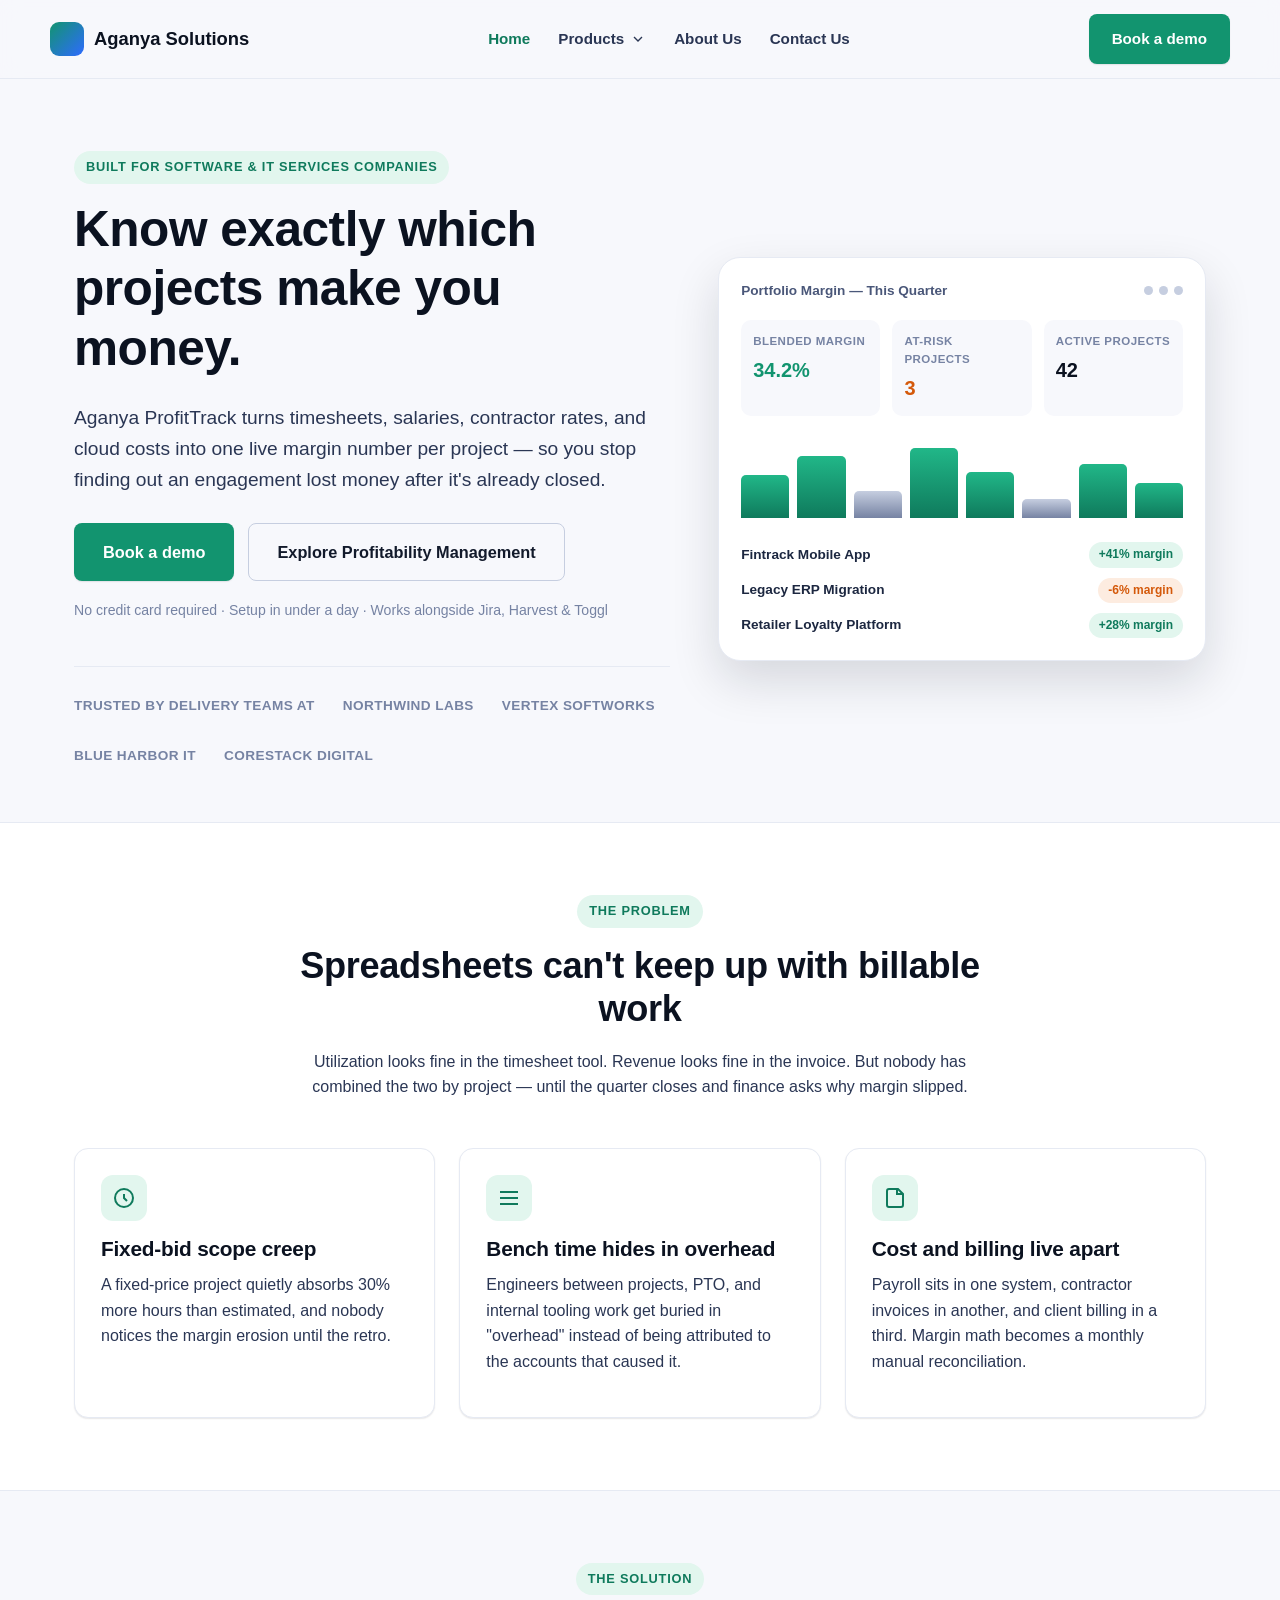
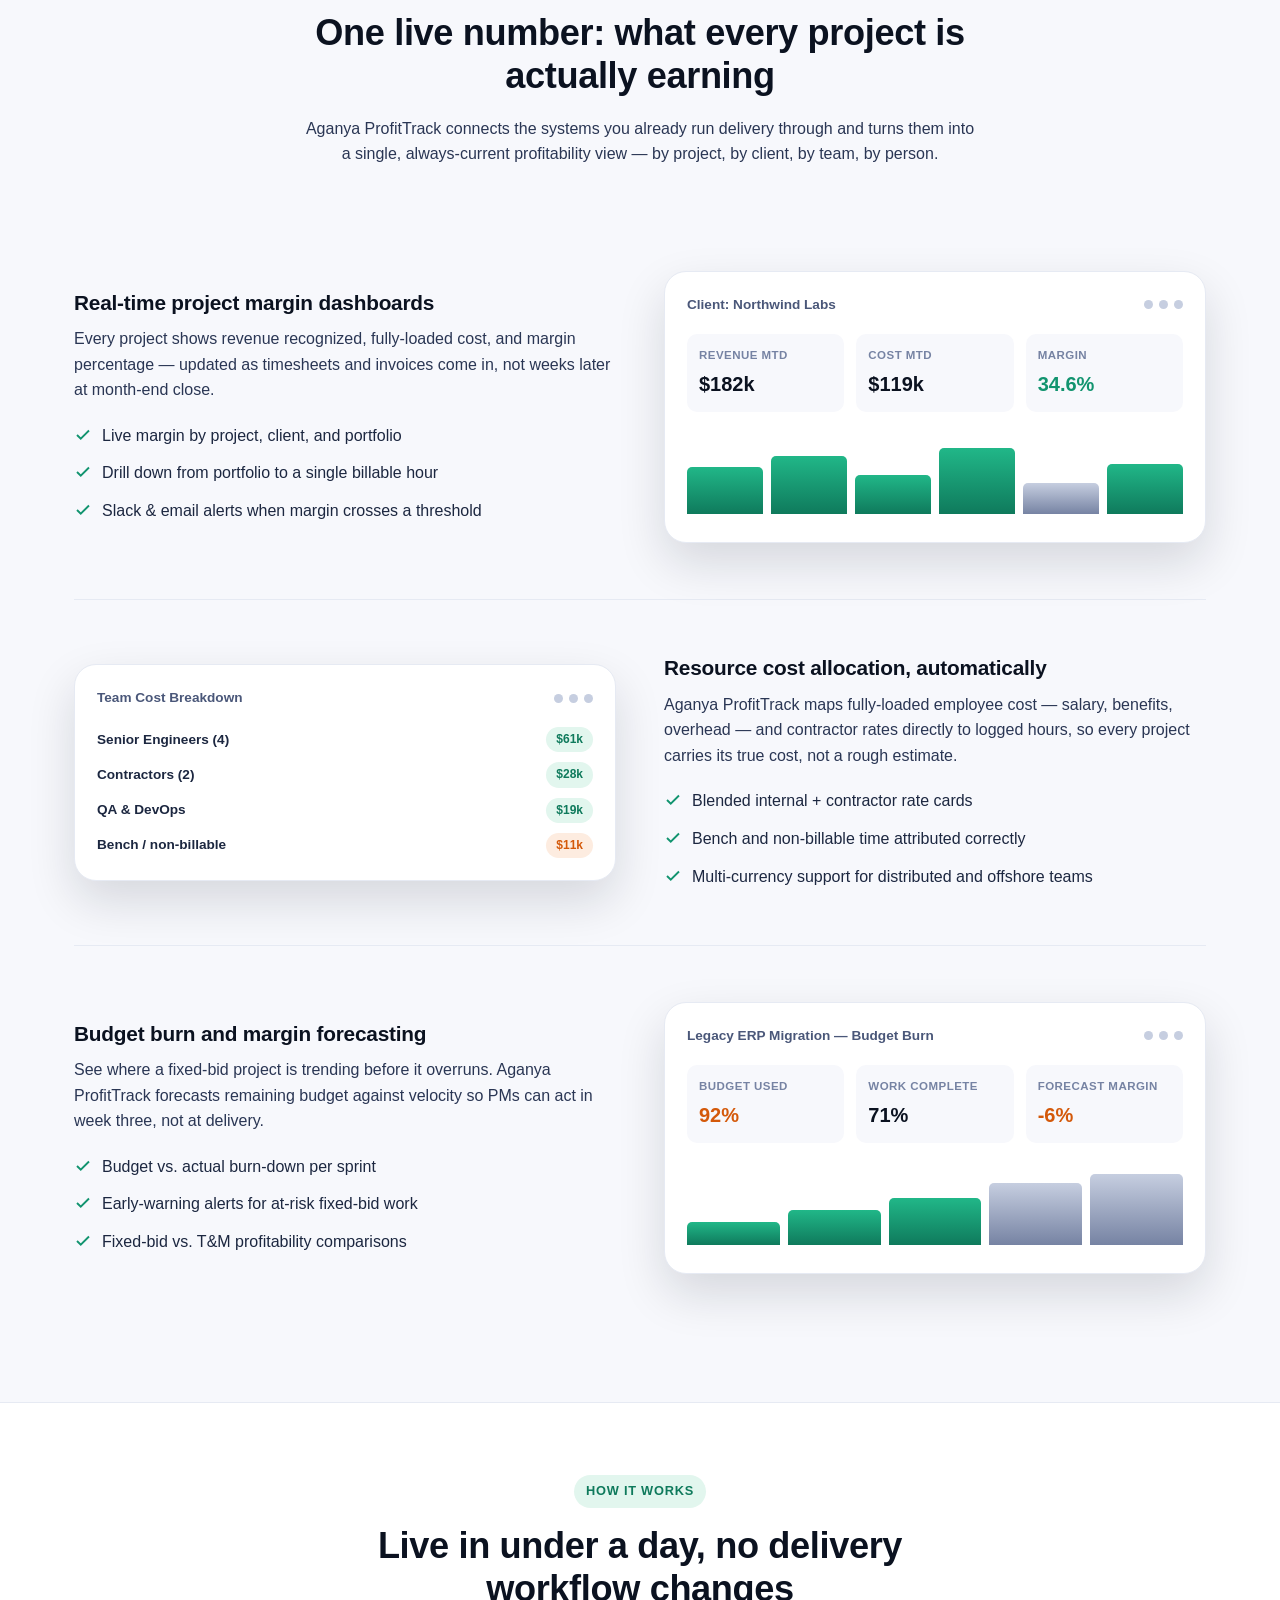
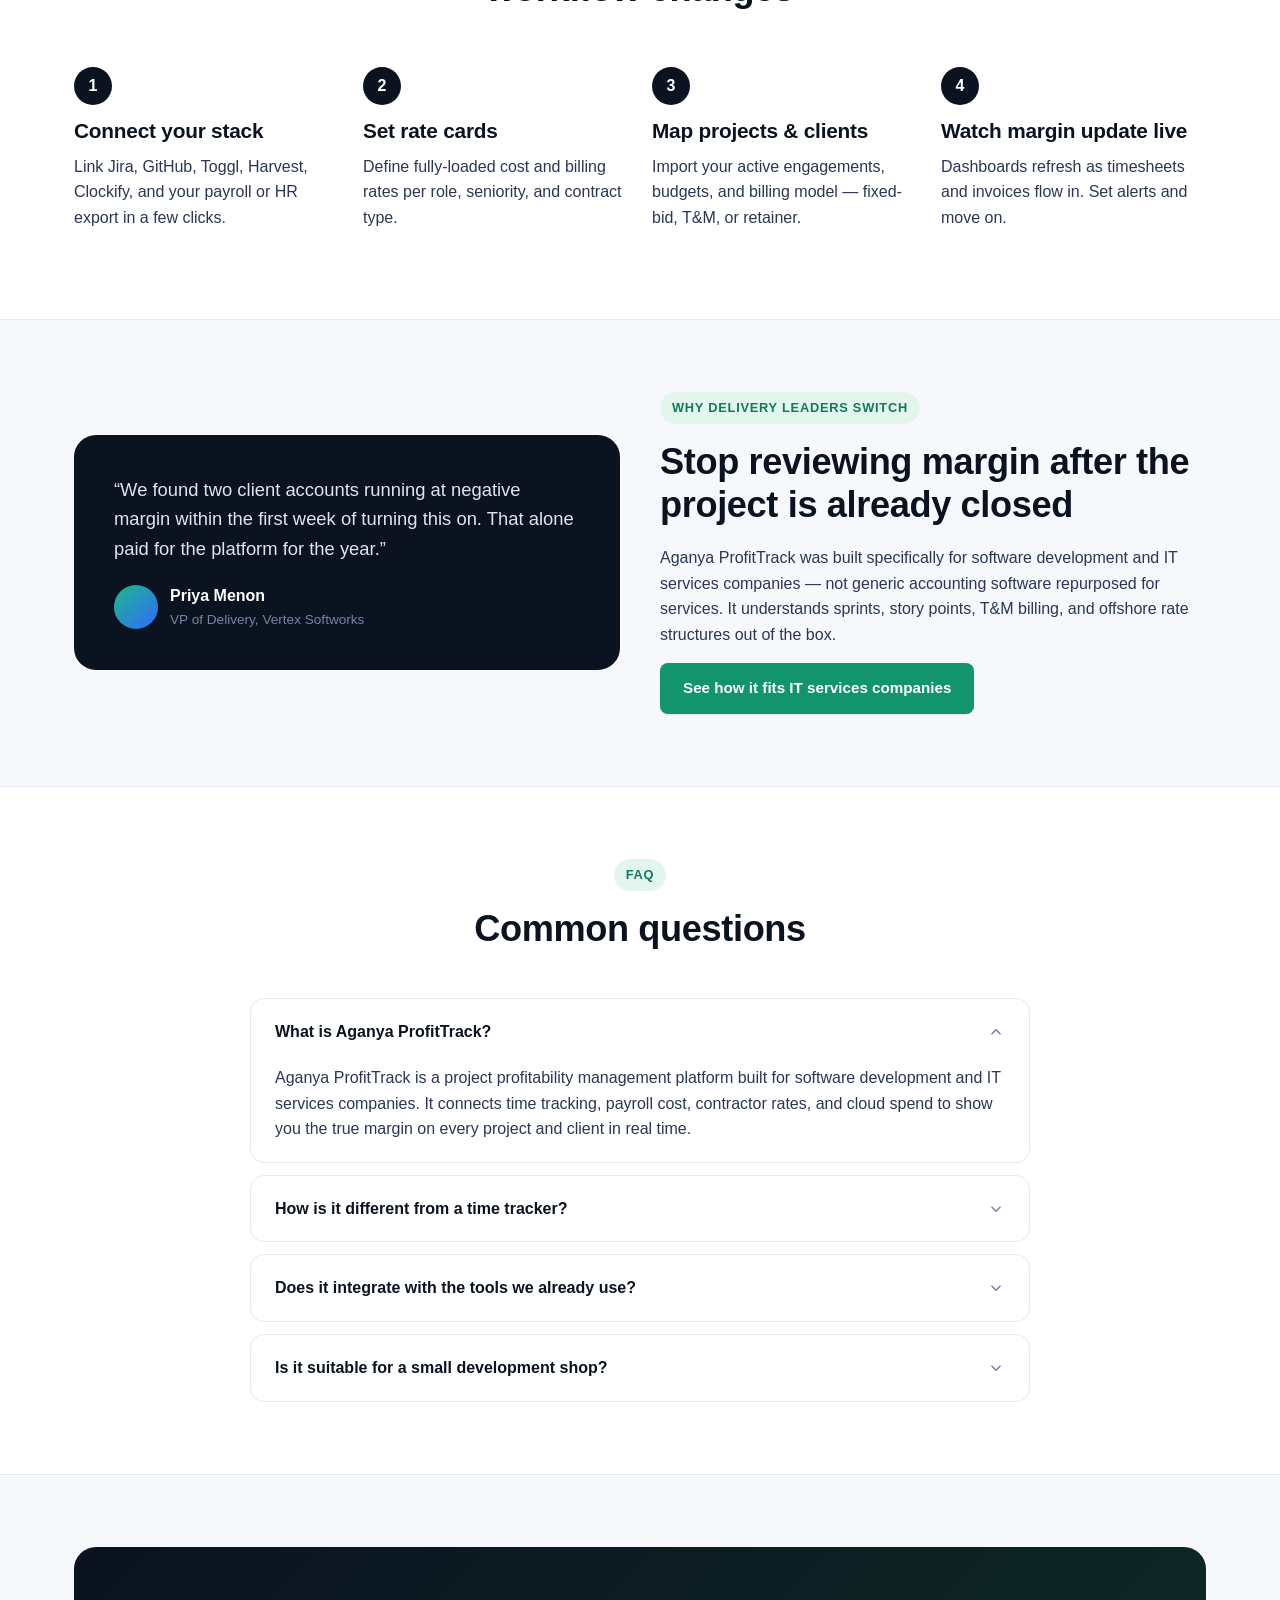
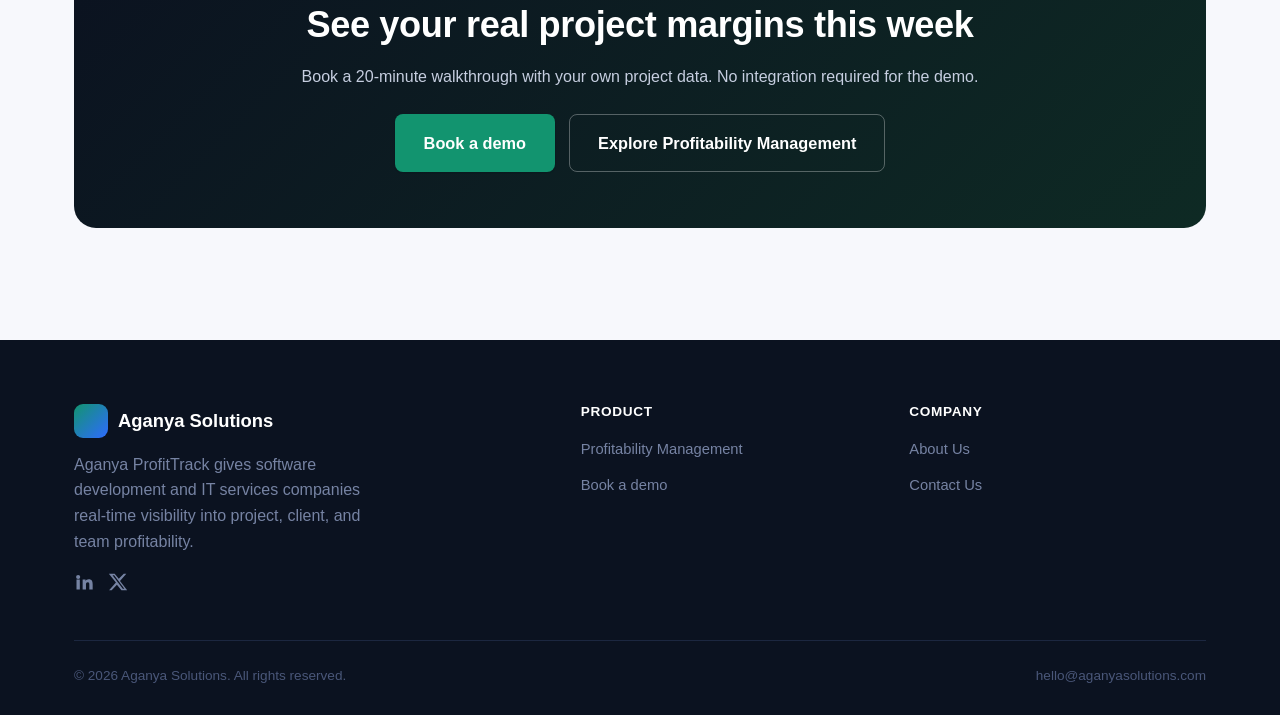
<file: index.html>
<!doctype html>
<html lang="en">
<head>
<meta charset="utf-8">
<meta name="viewport" content="width=device-width, initial-scale=1">
<title>Aganya ProfitTrack | Project Profitability Software for IT &amp; Software Companies</title>
<meta name="description" content="Aganya ProfitTrack by Aganya Solutions shows software development and IT services companies the real-time profit margin of every project, client, and team member — before a losing project drains your quarter.">
<link rel="canonical" href="https://www.aganyasolutions.com/">
<meta name="robots" content="index, follow">
<meta name="theme-color" content="#12946f">

<!-- Open Graph -->
<meta property="og:type" content="website">
<meta property="og:site_name" content="Aganya Solutions">
<meta property="og:title" content="Aganya ProfitTrack | Project Profitability Software for IT & Software Companies">
<meta property="og:description" content="See the real-time profit margin of every project, client, and consultant. Built for software development and IT services companies.">
<meta property="og:url" content="https://www.aganyasolutions.com/">
<meta property="og:image" content="https://www.aganyasolutions.com/assets/img/og-image.png">
<meta property="og:image:width" content="1200">
<meta property="og:image:height" content="630">

<!-- Twitter -->
<meta name="twitter:card" content="summary_large_image">
<meta name="twitter:title" content="Aganya ProfitTrack | Project Profitability Software for IT & Software Companies">
<meta name="twitter:description" content="See the real-time profit margin of every project, client, and consultant. Built for software development and IT services companies.">
<meta name="twitter:image" content="https://www.aganyasolutions.com/assets/img/og-image.png">

<link rel="icon" href="/assets/img/favicon.svg" type="image/svg+xml">
<link rel="apple-touch-icon" href="/assets/img/apple-touch-icon.png">
<link rel="manifest" href="/site.webmanifest">
<link rel="stylesheet" href="/assets/css/style.css">

<script type="application/ld+json">
{
  "@context": "https://schema.org",
  "@type": "Organization",
  "name": "Aganya Solutions",
  "url": "https://www.aganyasolutions.com/",
  "logo": "https://www.aganyasolutions.com/assets/img/apple-touch-icon.png",
  "description": "Aganya Solutions builds Aganya ProfitTrack, a project profitability management platform for software development and IT services companies.",
  "sameAs": [
    "https://www.linkedin.com/company/aganya-solutions",
    "https://twitter.com/aganyasolutions"
  ]
}
</script>
<script type="application/ld+json">
{
  "@context": "https://schema.org",
  "@type": "SoftwareApplication",
  "name": "Aganya ProfitTrack",
  "applicationCategory": "BusinessApplication",
  "operatingSystem": "Web",
  "description": "Project profitability management software that gives software development and IT services companies real-time margin visibility across projects, clients, and resources.",
  "offers": {
    "@type": "AggregateOffer",
    "lowPrice": "0",
    "highPrice": "149",
    "priceCurrency": "USD"
  },
  "aggregateRating": {
    "@type": "AggregateRating",
    "ratingValue": "4.8",
    "ratingCount": "126"
  },
  "publisher": {
    "@type": "Organization",
    "name": "Aganya Solutions"
  }
}
</script>
<script type="application/ld+json">
{
  "@context": "https://schema.org",
  "@type": "FAQPage",
  "mainEntity": [
    {
      "@type": "Question",
      "name": "What is Aganya ProfitTrack?",
      "acceptedAnswer": {
        "@type": "Answer",
        "text": "Aganya ProfitTrack is a project profitability management platform built for software development and IT services companies. It connects time tracking, payroll cost, contractor rates, and cloud spend to show you the true margin on every project and client in real time."
      }
    },
    {
      "@type": "Question",
      "name": "How is Aganya ProfitTrack different from a time tracker?",
      "acceptedAnswer": {
        "@type": "Answer",
        "text": "Time trackers tell you how many hours were logged. Aganya ProfitTrack converts those hours into fully-loaded cost, compares it against what the client is billed, and shows you the resulting margin per project, sprint, and team member — plus forecasts for where a project is heading."
      }
    },
    {
      "@type": "Question",
      "name": "Does it integrate with the tools we already use?",
      "acceptedAnswer": {
        "@type": "Answer",
        "text": "Yes. Aganya ProfitTrack integrates with Jira, GitHub, Toggl Track, Harvest, Clockify, QuickBooks, Xero, and standard CSV/HR exports, so you don't have to change how your delivery teams work."
      }
    },
    {
      "@type": "Question",
      "name": "Is Aganya ProfitTrack suitable for a small development shop?",
      "acceptedAnswer": {
        "@type": "Answer",
        "text": "Yes. The Starter plan is designed for teams with up to 5 active projects, and every plan scales up without a data migration as the studio or agency grows."
      }
    }
  ]
}
</script>
</head>
<body>
<a class="skip-link" href="#main">Skip to content</a>

<header class="site-header">
  <div class="container nav">
    <a class="brand" href="/">
      <span class="brand-mark" aria-hidden="true"></span>
      Aganya Solutions
    </a>
    <button class="nav-toggle" aria-label="Toggle navigation" aria-expanded="false">
      <svg width="22" height="22" viewBox="0 0 24 24" fill="none" stroke="currentColor" stroke-width="2"><line x1="3" y1="6" x2="21" y2="6"/><line x1="3" y1="12" x2="21" y2="12"/><line x1="3" y1="18" x2="21" y2="18"/></svg>
    </button>
    <ul class="nav-links">
      <li><a href="/" aria-current="page">Home</a></li>
      <li class="nav-dropdown">
        <button class="nav-dropdown-toggle" aria-haspopup="true" aria-expanded="false">
          Products
          <svg class="chev" width="16" height="16" viewBox="0 0 24 24" fill="none" stroke="currentColor" stroke-width="2"><path d="m6 9 6 6 6-6"/></svg>
        </button>
        <ul class="nav-dropdown-menu">
          <li><a href="/products/profitability-management.html">Profitability Management</a></li>
        </ul>
      </li>
      <li><a href="/about.html">About Us</a></li>
      <li><a href="/contact.html">Contact Us</a></li>
    </ul>
    <div class="nav-cta">
      <a class="btn btn-primary" href="/contact.html">Book a demo</a>
    </div>
  </div>
</header>

<main id="main">

<section class="hero">
  <div class="container hero-grid">
    <div>
      <span class="eyebrow">Built for software &amp; IT services companies</span>
      <h1>Know exactly which projects make you money.</h1>
      <p class="lead">Aganya ProfitTrack turns timesheets, salaries, contractor rates, and cloud costs into one live margin number per project — so you stop finding out an engagement lost money after it's already closed.</p>
      <div class="hero-actions">
        <a class="btn btn-primary btn-lg" href="/contact.html">Book a demo</a>
        <a class="btn btn-ghost btn-lg" href="/products/profitability-management.html">Explore Profitability Management</a>
      </div>
      <p class="hero-note">No credit card required · Setup in under a day · Works alongside Jira, Harvest &amp; Toggl</p>

      <div class="trust-row">
        <span>Trusted by delivery teams at</span>
        <span class="logo-chip">Northwind Labs</span>
        <span class="logo-chip">Vertex Softworks</span>
        <span class="logo-chip">Blue Harbor IT</span>
        <span class="logo-chip">Corestack Digital</span>
      </div>
    </div>

    <div class="mock-card" role="img" aria-label="Dashboard preview showing project margin, budget utilization, and profitability by client">
      <div class="mock-card-header">
        <span class="mock-title">Portfolio Margin — This Quarter</span>
        <div class="mock-dots"><span></span><span></span><span></span></div>
      </div>
      <div class="mock-stats">
        <div class="mock-stat"><div class="label">Blended margin</div><div class="value pos">34.2%</div></div>
        <div class="mock-stat"><div class="label">At-risk projects</div><div class="value neg">3</div></div>
        <div class="mock-stat"><div class="label">Active projects</div><div class="value">42</div></div>
      </div>
      <div class="mock-bars" aria-hidden="true">
        <i style="height:55%"></i><i style="height:80%"></i><i style="height:35%" class="low"></i>
        <i style="height:90%"></i><i style="height:60%"></i><i style="height:25%" class="low"></i>
        <i style="height:70%"></i><i style="height:45%"></i>
      </div>
      <div class="mock-rows">
        <div class="mock-row"><span class="name">Fintrack Mobile App</span><span class="mock-pill good">+41% margin</span></div>
        <div class="mock-row"><span class="name">Legacy ERP Migration</span><span class="mock-pill bad">-6% margin</span></div>
        <div class="mock-row"><span class="name">Retailer Loyalty Platform</span><span class="mock-pill good">+28% margin</span></div>
      </div>
    </div>
  </div>
</section>

<section class="section section-alt">
  <div class="container">
    <div class="section-head">
      <span class="eyebrow">The problem</span>
      <h2>Spreadsheets can't keep up with billable work</h2>
      <p>Utilization looks fine in the timesheet tool. Revenue looks fine in the invoice. But nobody has combined the two by project — until the quarter closes and finance asks why margin slipped.</p>
    </div>
    <div class="grid grid-3">
      <div class="card">
        <div class="icon-badge" aria-hidden="true">
          <svg viewBox="0 0 24 24" fill="none" stroke="currentColor" stroke-width="2"><path d="M12 8v4l3 3"/><circle cx="12" cy="12" r="9"/></svg>
        </div>
        <h3>Fixed-bid scope creep</h3>
        <p>A fixed-price project quietly absorbs 30% more hours than estimated, and nobody notices the margin erosion until the retro.</p>
      </div>
      <div class="card">
        <div class="icon-badge" aria-hidden="true">
          <svg viewBox="0 0 24 24" fill="none" stroke="currentColor" stroke-width="2"><path d="M3 12h18M3 6h18M3 18h18"/></svg>
        </div>
        <h3>Bench time hides in overhead</h3>
        <p>Engineers between projects, PTO, and internal tooling work get buried in "overhead" instead of being attributed to the accounts that caused it.</p>
      </div>
      <div class="card">
        <div class="icon-badge" aria-hidden="true">
          <svg viewBox="0 0 24 24" fill="none" stroke="currentColor" stroke-width="2"><path d="M4 19V5a2 2 0 0 1 2-2h9l5 5v11a2 2 0 0 1-2 2H6a2 2 0 0 1-2-2Z"/><path d="M14 3v5h5"/></svg>
        </div>
        <h3>Cost and billing live apart</h3>
        <p>Payroll sits in one system, contractor invoices in another, and client billing in a third. Margin math becomes a monthly manual reconciliation.</p>
      </div>
    </div>
  </div>
</section>

<section class="section">
  <div class="container">
    <div class="section-head">
      <span class="eyebrow">The solution</span>
      <h2>One live number: what every project is actually earning</h2>
      <p>Aganya ProfitTrack connects the systems you already run delivery through and turns them into a single, always-current profitability view — by project, by client, by team, by person.</p>
    </div>

    <div class="feature-row">
      <div class="feature-copy">
        <h3>Real-time project margin dashboards</h3>
        <p>Every project shows revenue recognized, fully-loaded cost, and margin percentage — updated as timesheets and invoices come in, not weeks later at month-end close.</p>
        <ul class="feature-list">
          <li><svg width="18" height="18" viewBox="0 0 24 24" fill="none" stroke="currentColor" stroke-width="2.5"><path d="M20 6 9 17l-5-5"/></svg>Live margin by project, client, and portfolio</li>
          <li><svg width="18" height="18" viewBox="0 0 24 24" fill="none" stroke="currentColor" stroke-width="2.5"><path d="M20 6 9 17l-5-5"/></svg>Drill down from portfolio to a single billable hour</li>
          <li><svg width="18" height="18" viewBox="0 0 24 24" fill="none" stroke="currentColor" stroke-width="2.5"><path d="M20 6 9 17l-5-5"/></svg>Slack &amp; email alerts when margin crosses a threshold</li>
        </ul>
      </div>
      <div class="feature-visual">
        <div class="mock-card">
          <div class="mock-card-header"><span class="mock-title">Client: Northwind Labs</span><div class="mock-dots"><span></span><span></span><span></span></div></div>
          <div class="mock-stats">
            <div class="mock-stat"><div class="label">Revenue MTD</div><div class="value">$182k</div></div>
            <div class="mock-stat"><div class="label">Cost MTD</div><div class="value">$119k</div></div>
            <div class="mock-stat"><div class="label">Margin</div><div class="value pos">34.6%</div></div>
          </div>
          <div class="mock-bars" aria-hidden="true"><i style="height:60%"></i><i style="height:75%"></i><i style="height:50%"></i><i style="height:85%"></i><i style="height:40%" class="low"></i><i style="height:65%"></i></div>
        </div>
      </div>
    </div>

    <div class="feature-row reverse">
      <div class="feature-copy">
        <h3>Resource cost allocation, automatically</h3>
        <p>Aganya ProfitTrack maps fully-loaded employee cost — salary, benefits, overhead — and contractor rates directly to logged hours, so every project carries its true cost, not a rough estimate.</p>
        <ul class="feature-list">
          <li><svg width="18" height="18" viewBox="0 0 24 24" fill="none" stroke="currentColor" stroke-width="2.5"><path d="M20 6 9 17l-5-5"/></svg>Blended internal + contractor rate cards</li>
          <li><svg width="18" height="18" viewBox="0 0 24 24" fill="none" stroke="currentColor" stroke-width="2.5"><path d="M20 6 9 17l-5-5"/></svg>Bench and non-billable time attributed correctly</li>
          <li><svg width="18" height="18" viewBox="0 0 24 24" fill="none" stroke="currentColor" stroke-width="2.5"><path d="M20 6 9 17l-5-5"/></svg>Multi-currency support for distributed and offshore teams</li>
        </ul>
      </div>
      <div class="feature-visual">
        <div class="mock-card">
          <div class="mock-card-header"><span class="mock-title">Team Cost Breakdown</span><div class="mock-dots"><span></span><span></span><span></span></div></div>
          <div class="mock-rows">
            <div class="mock-row"><span class="name">Senior Engineers (4)</span><span class="mock-pill good">$61k</span></div>
            <div class="mock-row"><span class="name">Contractors (2)</span><span class="mock-pill good">$28k</span></div>
            <div class="mock-row"><span class="name">QA &amp; DevOps</span><span class="mock-pill good">$19k</span></div>
            <div class="mock-row"><span class="name">Bench / non-billable</span><span class="mock-pill bad">$11k</span></div>
          </div>
        </div>
      </div>
    </div>

    <div class="feature-row">
      <div class="feature-copy">
        <h3>Budget burn and margin forecasting</h3>
        <p>See where a fixed-bid project is trending before it overruns. Aganya ProfitTrack forecasts remaining budget against velocity so PMs can act in week three, not at delivery.</p>
        <ul class="feature-list">
          <li><svg width="18" height="18" viewBox="0 0 24 24" fill="none" stroke="currentColor" stroke-width="2.5"><path d="M20 6 9 17l-5-5"/></svg>Budget vs. actual burn-down per sprint</li>
          <li><svg width="18" height="18" viewBox="0 0 24 24" fill="none" stroke="currentColor" stroke-width="2.5"><path d="M20 6 9 17l-5-5"/></svg>Early-warning alerts for at-risk fixed-bid work</li>
          <li><svg width="18" height="18" viewBox="0 0 24 24" fill="none" stroke="currentColor" stroke-width="2.5"><path d="M20 6 9 17l-5-5"/></svg>Fixed-bid vs. T&amp;M profitability comparisons</li>
        </ul>
      </div>
      <div class="feature-visual">
        <div class="mock-card">
          <div class="mock-card-header"><span class="mock-title">Legacy ERP Migration — Budget Burn</span><div class="mock-dots"><span></span><span></span><span></span></div></div>
          <div class="mock-stats">
            <div class="mock-stat"><div class="label">Budget used</div><div class="value neg">92%</div></div>
            <div class="mock-stat"><div class="label">Work complete</div><div class="value">71%</div></div>
            <div class="mock-stat"><div class="label">Forecast margin</div><div class="value neg">-6%</div></div>
          </div>
          <div class="mock-bars" aria-hidden="true"><i style="height:30%"></i><i style="height:45%"></i><i style="height:60%"></i><i style="height:80%" class="low"></i><i style="height:92%" class="low"></i></div>
        </div>
      </div>
    </div>
  </div>
</section>

<section class="section section-alt">
  <div class="container">
    <div class="section-head">
      <span class="eyebrow">How it works</span>
      <h2>Live in under a day, no delivery workflow changes</h2>
    </div>
    <div class="steps">
      <div class="step">
        <div class="step-num">1</div>
        <h3>Connect your stack</h3>
        <p>Link Jira, GitHub, Toggl, Harvest, Clockify, and your payroll or HR export in a few clicks.</p>
      </div>
      <div class="step">
        <div class="step-num">2</div>
        <h3>Set rate cards</h3>
        <p>Define fully-loaded cost and billing rates per role, seniority, and contract type.</p>
      </div>
      <div class="step">
        <div class="step-num">3</div>
        <h3>Map projects &amp; clients</h3>
        <p>Import your active engagements, budgets, and billing model — fixed-bid, T&amp;M, or retainer.</p>
      </div>
      <div class="step">
        <div class="step-num">4</div>
        <h3>Watch margin update live</h3>
        <p>Dashboards refresh as timesheets and invoices flow in. Set alerts and move on.</p>
      </div>
    </div>
  </div>
</section>

<section class="section">
  <div class="container">
    <div class="grid grid-2" style="align-items:center; gap:40px;">
      <div class="quote-card">
        <p>&ldquo;We found two client accounts running at negative margin within the first week of turning this on. That alone paid for the platform for the year.&rdquo;</p>
        <div class="quote-author">
          <div class="quote-avatar" aria-hidden="true"></div>
          <div>
            <div class="quote-name">Priya Menon</div>
            <div class="quote-role">VP of Delivery, Vertex Softworks</div>
          </div>
        </div>
      </div>
      <div>
        <span class="eyebrow">Why delivery leaders switch</span>
        <h2>Stop reviewing margin after the project is already closed</h2>
        <p>Aganya ProfitTrack was built specifically for software development and IT services companies — not generic accounting software repurposed for services. It understands sprints, story points, T&amp;M billing, and offshore rate structures out of the box.</p>
        <a class="btn btn-primary" href="/products/profitability-management.html">See how it fits IT services companies</a>
      </div>
    </div>
  </div>
</section>

<section class="section section-alt">
  <div class="container">
    <div class="section-head">
      <span class="eyebrow">FAQ</span>
      <h2>Common questions</h2>
    </div>
    <div class="faq-list">
      <details class="faq-item" open>
        <summary class="faq-question">What is Aganya ProfitTrack?
          <svg class="chev" width="18" height="18" viewBox="0 0 24 24" fill="none" stroke="currentColor" stroke-width="2"><path d="m6 9 6 6 6-6"/></svg>
        </summary>
        <div class="faq-answer">Aganya ProfitTrack is a project profitability management platform built for software development and IT services companies. It connects time tracking, payroll cost, contractor rates, and cloud spend to show you the true margin on every project and client in real time.</div>
      </details>
      <details class="faq-item">
        <summary class="faq-question">How is it different from a time tracker?
          <svg class="chev" width="18" height="18" viewBox="0 0 24 24" fill="none" stroke="currentColor" stroke-width="2"><path d="m6 9 6 6 6-6"/></svg>
        </summary>
        <div class="faq-answer">Time trackers tell you how many hours were logged. Aganya ProfitTrack converts those hours into fully-loaded cost, compares it against what the client is billed, and shows you the resulting margin per project, sprint, and team member — plus forecasts for where a project is heading.</div>
      </details>
      <details class="faq-item">
        <summary class="faq-question">Does it integrate with the tools we already use?
          <svg class="chev" width="18" height="18" viewBox="0 0 24 24" fill="none" stroke="currentColor" stroke-width="2"><path d="m6 9 6 6 6-6"/></svg>
        </summary>
        <div class="faq-answer">Yes. Aganya ProfitTrack integrates with Jira, GitHub, Toggl Track, Harvest, Clockify, QuickBooks, Xero, and standard CSV/HR exports, so you don't have to change how your delivery teams work.</div>
      </details>
      <details class="faq-item">
        <summary class="faq-question">Is it suitable for a small development shop?
          <svg class="chev" width="18" height="18" viewBox="0 0 24 24" fill="none" stroke="currentColor" stroke-width="2"><path d="m6 9 6 6 6-6"/></svg>
        </summary>
        <div class="faq-answer">Yes. The Starter plan is designed for teams with up to 5 active projects, and every plan scales up without a data migration as the studio or agency grows.</div>
      </details>
    </div>
  </div>
</section>

<section class="section">
  <div class="container">
    <div class="cta-band">
      <h2>See your real project margins this week</h2>
      <p>Book a 20-minute walkthrough with your own project data. No integration required for the demo.</p>
      <div class="cta-actions">
        <a class="btn btn-primary btn-lg" href="/contact.html">Book a demo</a>
        <a class="btn btn-ghost btn-lg" style="border-color:rgba(255,255,255,0.3); color:#fff;" href="/products/profitability-management.html">Explore Profitability Management</a>
      </div>
    </div>
  </div>
</section>

</main>

<footer class="site-footer">
  <div class="container">
    <div class="footer-grid">
      <div class="footer-brand">
        <a class="brand" href="/"><span class="brand-mark" aria-hidden="true"></span>Aganya Solutions</a>
        <p>Aganya ProfitTrack gives software development and IT services companies real-time visibility into project, client, and team profitability.</p>
        <div class="social-row" style="margin-top:18px;">
          <a href="https://www.linkedin.com/company/aganya-solutions" aria-label="Aganya Solutions on LinkedIn"><svg width="20" height="20" viewBox="0 0 24 24" fill="currentColor"><path d="M4.98 3.5a2.5 2.5 0 1 1 0 5 2.5 2.5 0 0 1 0-5ZM3 9h4v12H3V9Zm7 0h3.8v1.7h.05c.53-1 1.83-2.05 3.77-2.05 4.03 0 4.78 2.65 4.78 6.1V21h-4v-5.6c0-1.34-.02-3.06-1.87-3.06-1.87 0-2.16 1.46-2.16 2.96V21h-4V9Z"/></svg></a>
          <a href="https://twitter.com/aganyasolutions" aria-label="Aganya Solutions on X/Twitter"><svg width="20" height="20" viewBox="0 0 24 24" fill="currentColor"><path d="M18.9 2H22l-7.6 8.7L23 22h-6.9l-5.4-6.6L4.4 22H1.3l8.2-9.3L1 2h7l4.9 6.1L18.9 2Zm-1.2 18h1.9L7.4 4H5.4l12.3 16Z"/></svg></a>
        </div>
      </div>
      <nav class="footer-col">
        <h4>Product</h4>
        <ul>
          <li><a href="/products/profitability-management.html">Profitability Management</a></li>
          <li><a href="/contact.html">Book a demo</a></li>
        </ul>
      </nav>
      <nav class="footer-col">
        <h4>Company</h4>
        <ul>
          <li><a href="/about.html">About Us</a></li>
          <li><a href="/contact.html">Contact Us</a></li>
        </ul>
      </nav>
    </div>
    <div class="footer-bottom">
      <span>&copy; <span id="year">2026</span> Aganya Solutions. All rights reserved.</span>
      <span>hello@aganyasolutions.com</span>
    </div>
  </div>
</footer>

<script src="/assets/js/main.js"></script>
</body>
</html>
</file>
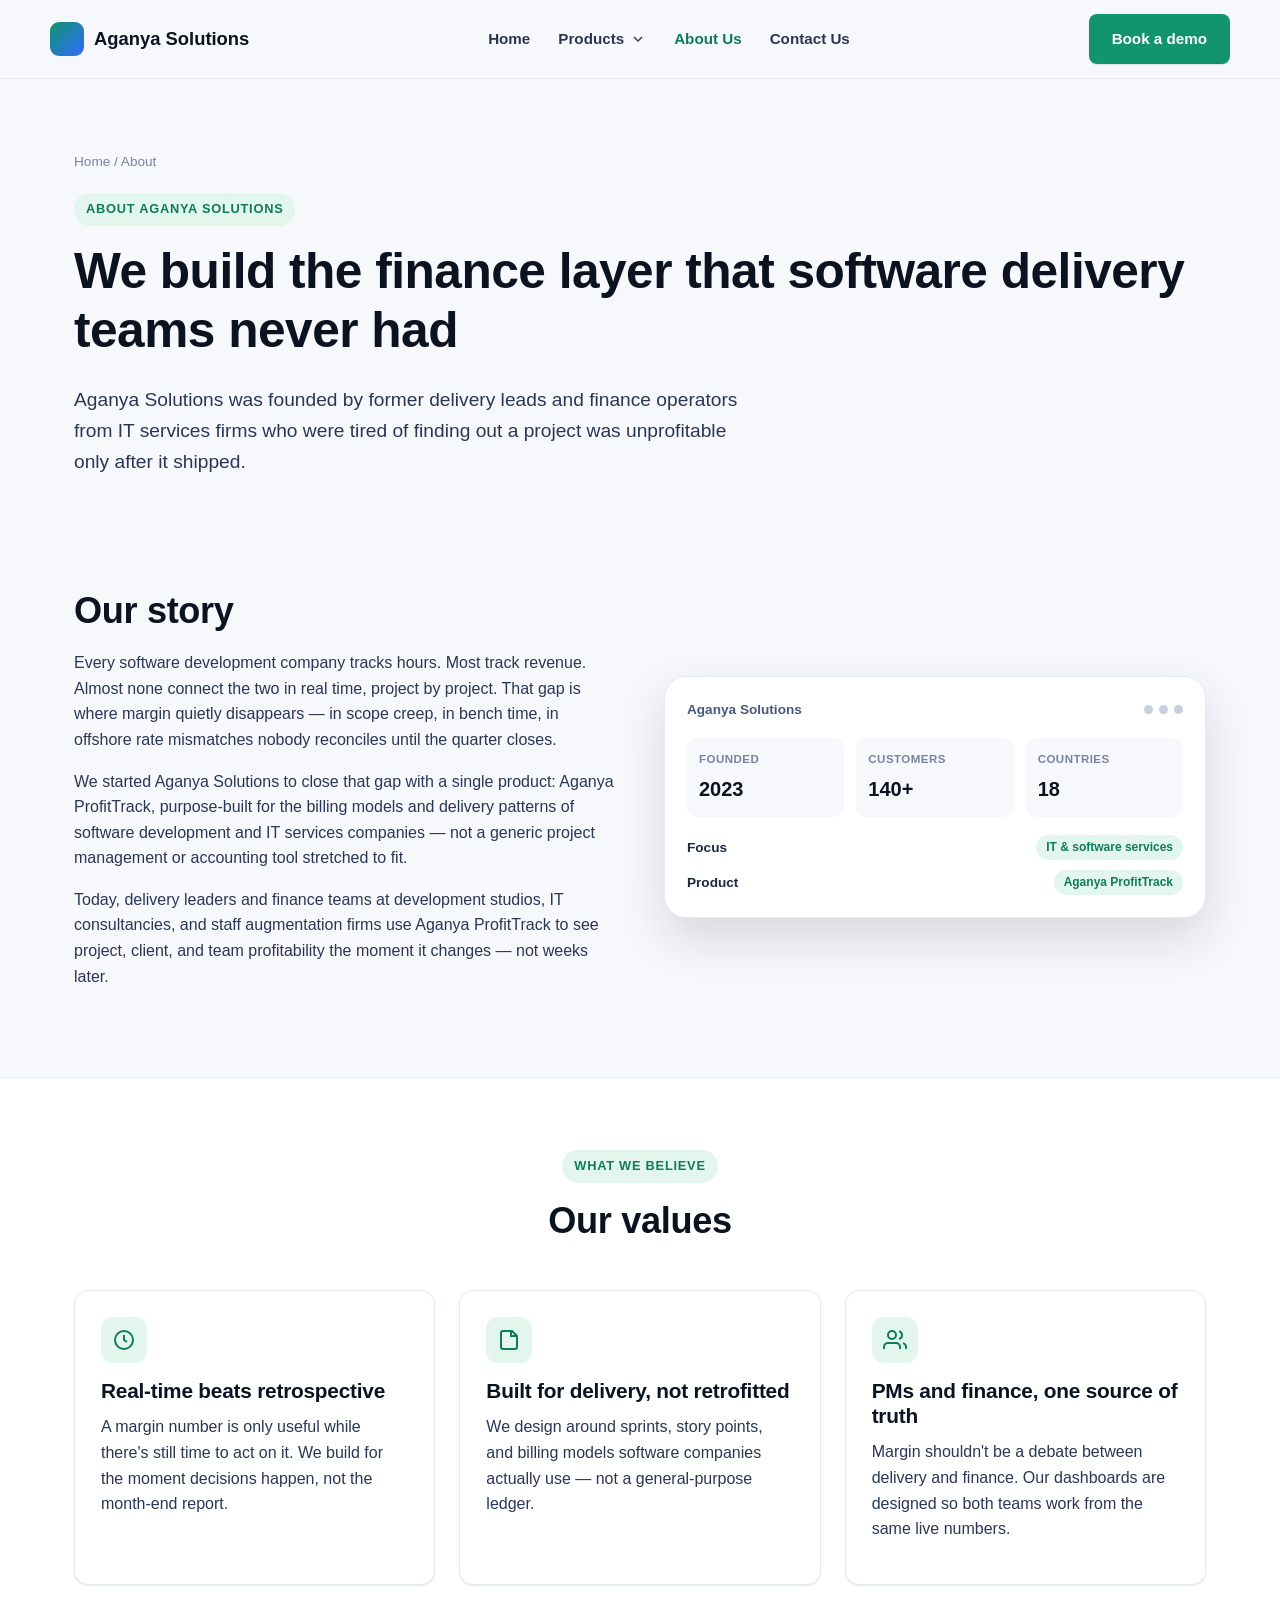
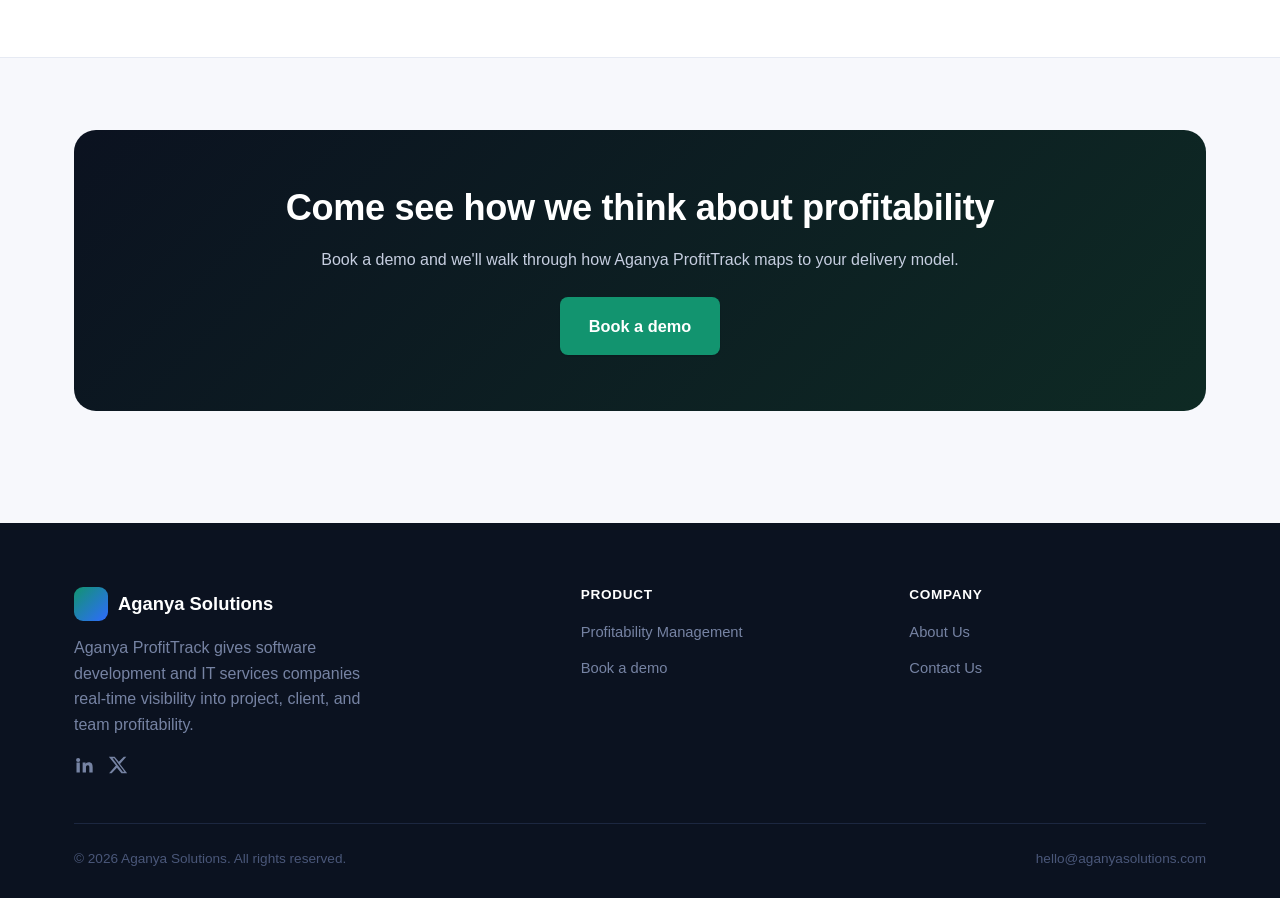
<file: about.html>
<!doctype html>
<html lang="en">
<head>
<meta charset="utf-8">
<meta name="viewport" content="width=device-width, initial-scale=1">
<title>About Aganya Solutions | Project Profitability Software Company</title>
<meta name="description" content="Aganya Solutions builds Aganya ProfitTrack, project profitability management software for software development and IT services companies. Learn our story and mission.">
<link rel="canonical" href="https://www.aganyasolutions.com/about.html">
<meta name="robots" content="index, follow">
<meta name="theme-color" content="#12946f">
<meta property="og:type" content="website">
<meta property="og:site_name" content="Aganya Solutions">
<meta property="og:title" content="About Aganya Solutions | Project Profitability Software Company">
<meta property="og:description" content="Aganya Solutions builds project profitability management software for software development and IT services companies.">
<meta property="og:url" content="https://www.aganyasolutions.com/about.html">
<meta property="og:image" content="https://www.aganyasolutions.com/assets/img/og-image.png">
<meta name="twitter:card" content="summary_large_image">
<meta name="twitter:title" content="About Aganya Solutions | Project Profitability Software Company">
<meta name="twitter:description" content="Aganya Solutions builds project profitability management software for software development and IT services companies.">
<meta name="twitter:image" content="https://www.aganyasolutions.com/assets/img/og-image.png">
<link rel="icon" href="/assets/img/favicon.svg" type="image/svg+xml">
<link rel="apple-touch-icon" href="/assets/img/apple-touch-icon.png">
<link rel="manifest" href="/site.webmanifest">
<link rel="stylesheet" href="/assets/css/style.css">
<script type="application/ld+json">
{
  "@context": "https://schema.org",
  "@type": "BreadcrumbList",
  "itemListElement": [
    {"@type":"ListItem","position":1,"name":"Home","item":"https://www.aganyasolutions.com/"},
    {"@type":"ListItem","position":2,"name":"About","item":"https://www.aganyasolutions.com/about.html"}
  ]
}
</script>
<script type="application/ld+json">
{
  "@context": "https://schema.org",
  "@type": "AboutPage",
  "mainEntity": {
    "@type": "Organization",
    "name": "Aganya Solutions",
    "url": "https://www.aganyasolutions.com/",
    "foundingDate": "2023",
    "description": "Aganya Solutions builds Aganya ProfitTrack, a project profitability management platform for software development and IT services companies."
  }
}
</script>
</head>
<body>
<a class="skip-link" href="#main">Skip to content</a>

<header class="site-header">
  <div class="container nav">
    <a class="brand" href="/"><span class="brand-mark" aria-hidden="true"></span>Aganya Solutions</a>
    <button class="nav-toggle" aria-label="Toggle navigation" aria-expanded="false">
      <svg width="22" height="22" viewBox="0 0 24 24" fill="none" stroke="currentColor" stroke-width="2"><line x1="3" y1="6" x2="21" y2="6"/><line x1="3" y1="12" x2="21" y2="12"/><line x1="3" y1="18" x2="21" y2="18"/></svg>
    </button>
    <ul class="nav-links">
      <li><a href="/">Home</a></li>
      <li class="nav-dropdown">
        <button class="nav-dropdown-toggle" aria-haspopup="true" aria-expanded="false">
          Products
          <svg class="chev" width="16" height="16" viewBox="0 0 24 24" fill="none" stroke="currentColor" stroke-width="2"><path d="m6 9 6 6 6-6"/></svg>
        </button>
        <ul class="nav-dropdown-menu">
          <li><a href="/products/profitability-management.html">Profitability Management</a></li>
        </ul>
      </li>
      <li><a href="/about.html" aria-current="page">About Us</a></li>
      <li><a href="/contact.html">Contact Us</a></li>
    </ul>
    <div class="nav-cta">
      <a class="btn btn-primary" href="/contact.html">Book a demo</a>
    </div>
  </div>
</header>

<main id="main">
<section class="hero" style="padding-bottom:20px;">
  <div class="container">
    <div class="breadcrumbs"><a href="/">Home</a> / About</div>
    <span class="eyebrow">About Aganya Solutions</span>
    <h1>We build the finance layer that software delivery teams never had</h1>
    <p class="lead" style="max-width:680px;">Aganya Solutions was founded by former delivery leads and finance operators from IT services firms who were tired of finding out a project was unprofitable only after it shipped.</p>
  </div>
</section>

<section class="section">
  <div class="container">
    <div class="grid grid-2" style="gap:48px; align-items:center;">
      <div>
        <h2>Our story</h2>
        <p>Every software development company tracks hours. Most track revenue. Almost none connect the two in real time, project by project. That gap is where margin quietly disappears — in scope creep, in bench time, in offshore rate mismatches nobody reconciles until the quarter closes.</p>
        <p>We started Aganya Solutions to close that gap with a single product: Aganya ProfitTrack, purpose-built for the billing models and delivery patterns of software development and IT services companies — not a generic project management or accounting tool stretched to fit.</p>
        <p>Today, delivery leaders and finance teams at development studios, IT consultancies, and staff augmentation firms use Aganya ProfitTrack to see project, client, and team profitability the moment it changes — not weeks later.</p>
      </div>
      <div class="mock-card">
        <div class="mock-card-header"><span class="mock-title">Aganya Solutions</span><div class="mock-dots"><span></span><span></span><span></span></div></div>
        <div class="mock-stats">
          <div class="mock-stat"><div class="label">Founded</div><div class="value">2023</div></div>
          <div class="mock-stat"><div class="label">Customers</div><div class="value">140+</div></div>
          <div class="mock-stat"><div class="label">Countries</div><div class="value">18</div></div>
        </div>
        <div class="mock-rows">
          <div class="mock-row"><span class="name">Focus</span><span class="mock-pill good">IT &amp; software services</span></div>
          <div class="mock-row"><span class="name">Product</span><span class="mock-pill good">Aganya ProfitTrack</span></div>
        </div>
      </div>
    </div>
  </div>
</section>

<section class="section section-alt">
  <div class="container">
    <div class="section-head">
      <span class="eyebrow">What we believe</span>
      <h2>Our values</h2>
    </div>
    <div class="grid grid-3">
      <div class="card">
        <div class="icon-badge" aria-hidden="true"><svg viewBox="0 0 24 24" fill="none" stroke="currentColor" stroke-width="2"><circle cx="12" cy="12" r="9"/><path d="M12 7v5l3 2"/></svg></div>
        <h3>Real-time beats retrospective</h3>
        <p>A margin number is only useful while there's still time to act on it. We build for the moment decisions happen, not the month-end report.</p>
      </div>
      <div class="card">
        <div class="icon-badge" aria-hidden="true"><svg viewBox="0 0 24 24" fill="none" stroke="currentColor" stroke-width="2"><path d="M4 19V5a2 2 0 0 1 2-2h9l5 5v11a2 2 0 0 1-2 2H6a2 2 0 0 1-2-2Z"/><path d="M14 3v5h5"/></svg></div>
        <h3>Built for delivery, not retrofitted</h3>
        <p>We design around sprints, story points, and billing models software companies actually use — not a general-purpose ledger.</p>
      </div>
      <div class="card">
        <div class="icon-badge" aria-hidden="true"><svg viewBox="0 0 24 24" fill="none" stroke="currentColor" stroke-width="2"><path d="M17 21v-2a4 4 0 0 0-4-4H5a4 4 0 0 0-4 4v2"/><circle cx="9" cy="7" r="4"/><path d="M23 21v-2a4 4 0 0 0-3-3.87"/><path d="M16 3.13a4 4 0 0 1 0 7.75"/></svg></div>
        <h3>PMs and finance, one source of truth</h3>
        <p>Margin shouldn't be a debate between delivery and finance. Our dashboards are designed so both teams work from the same live numbers.</p>
      </div>
    </div>
  </div>
</section>

<section class="section">
  <div class="container">
    <div class="cta-band">
      <h2>Come see how we think about profitability</h2>
      <p>Book a demo and we'll walk through how Aganya ProfitTrack maps to your delivery model.</p>
      <div class="cta-actions">
        <a class="btn btn-primary btn-lg" href="/contact.html">Book a demo</a>
      </div>
    </div>
  </div>
</section>
</main>

<footer class="site-footer">
  <div class="container">
    <div class="footer-grid">
      <div class="footer-brand">
        <a class="brand" href="/"><span class="brand-mark" aria-hidden="true"></span>Aganya Solutions</a>
        <p>Aganya ProfitTrack gives software development and IT services companies real-time visibility into project, client, and team profitability.</p>
        <div class="social-row" style="margin-top:18px;">
          <a href="https://www.linkedin.com/company/aganya-solutions" aria-label="Aganya Solutions on LinkedIn"><svg width="20" height="20" viewBox="0 0 24 24" fill="currentColor"><path d="M4.98 3.5a2.5 2.5 0 1 1 0 5 2.5 2.5 0 0 1 0-5ZM3 9h4v12H3V9Zm7 0h3.8v1.7h.05c.53-1 1.83-2.05 3.77-2.05 4.03 0 4.78 2.65 4.78 6.1V21h-4v-5.6c0-1.34-.02-3.06-1.87-3.06-1.87 0-2.16 1.46-2.16 2.96V21h-4V9Z"/></svg></a>
          <a href="https://twitter.com/aganyasolutions" aria-label="Aganya Solutions on X/Twitter"><svg width="20" height="20" viewBox="0 0 24 24" fill="currentColor"><path d="M18.9 2H22l-7.6 8.7L23 22h-6.9l-5.4-6.6L4.4 22H1.3l8.2-9.3L1 2h7l4.9 6.1L18.9 2Zm-1.2 18h1.9L7.4 4H5.4l12.3 16Z"/></svg></a>
        </div>
      </div>
      <nav class="footer-col">
        <h4>Product</h4>
        <ul>
          <li><a href="/products/profitability-management.html">Profitability Management</a></li>
          <li><a href="/contact.html">Book a demo</a></li>
        </ul>
      </nav>
      <nav class="footer-col">
        <h4>Company</h4>
        <ul>
          <li><a href="/about.html">About Us</a></li>
          <li><a href="/contact.html">Contact Us</a></li>
        </ul>
      </nav>
    </div>
    <div class="footer-bottom">
      <span>&copy; <span id="year">2026</span> Aganya Solutions. All rights reserved.</span>
      <span>hello@aganyasolutions.com</span>
    </div>
  </div>
</footer>

<script src="/assets/js/main.js"></script>
</body>
</html>
</file>
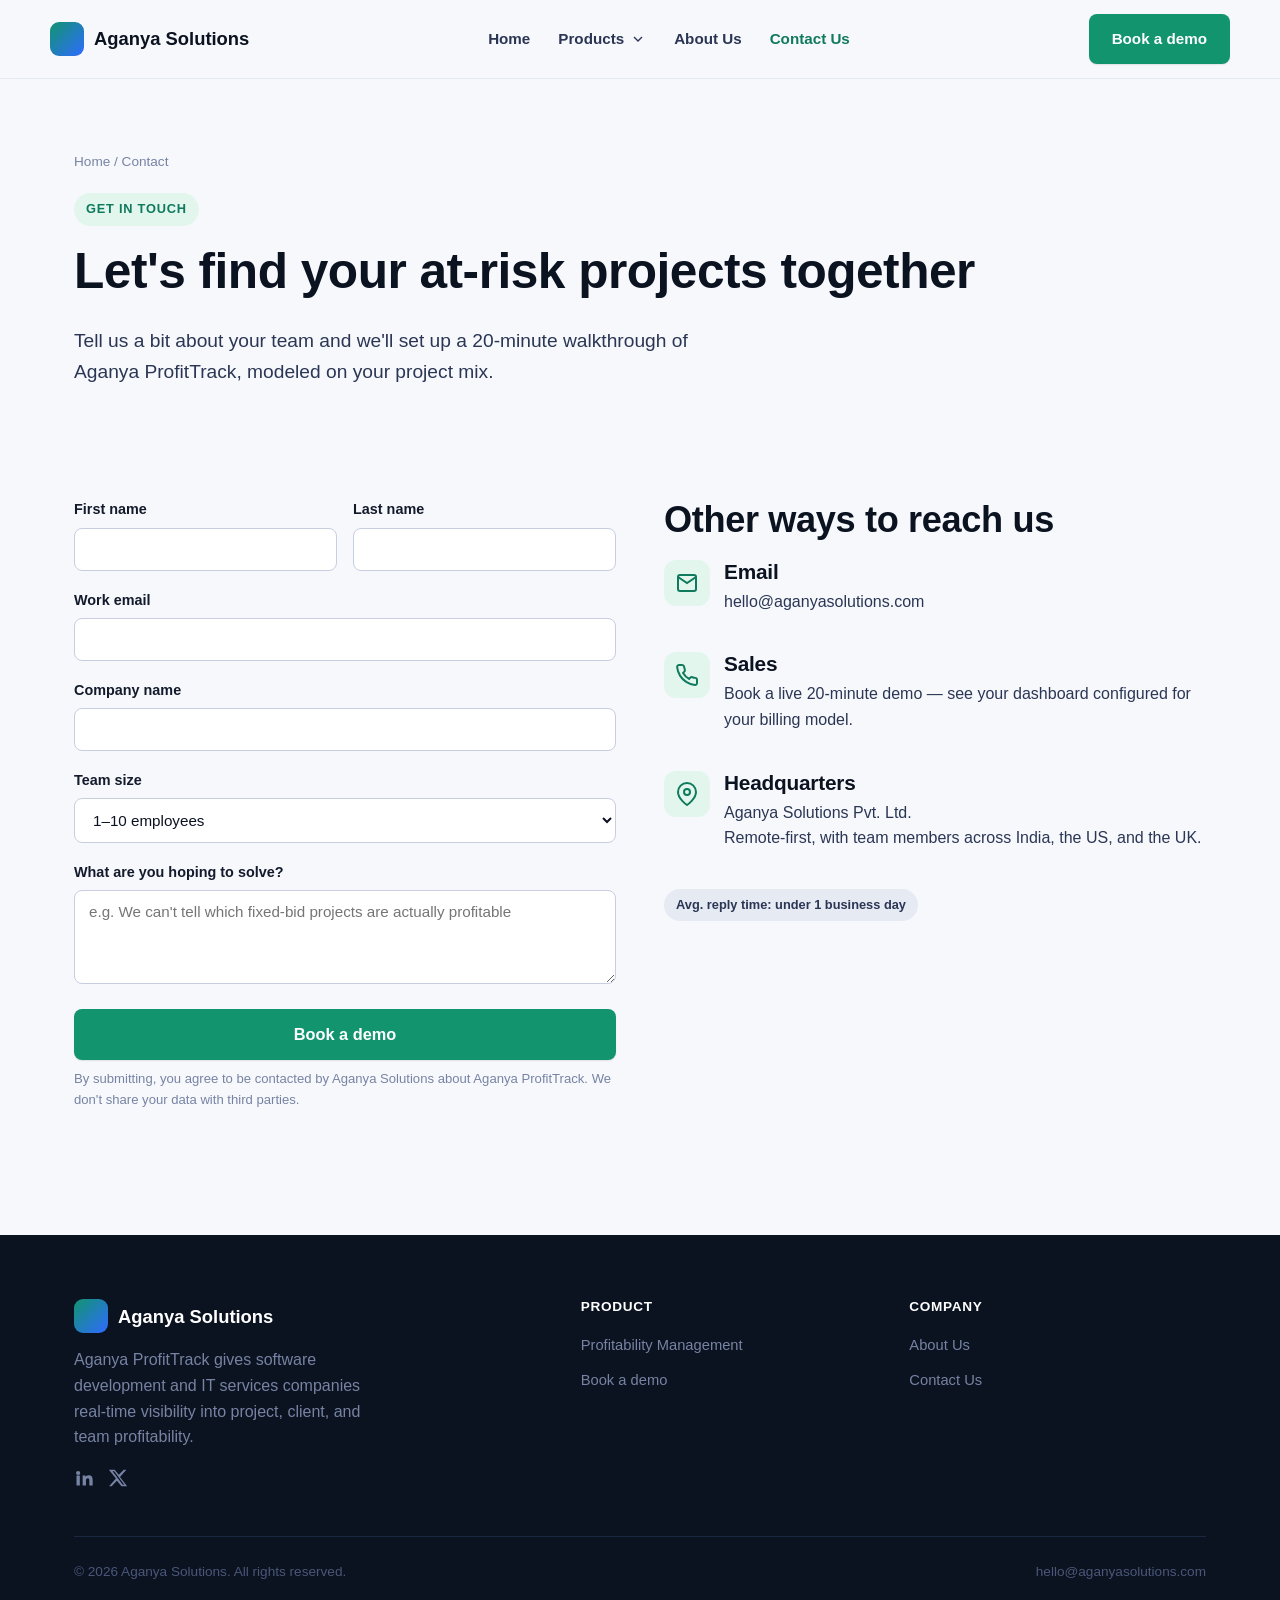
<file: contact.html>
<!doctype html>
<html lang="en">
<head>
<meta charset="utf-8">
<meta name="viewport" content="width=device-width, initial-scale=1">
<title>Contact &amp; Book a Demo | Aganya Solutions</title>
<meta name="description" content="Book a demo of Aganya ProfitTrack or get in touch with Aganya Solutions. We'll show you real-time project profitability on your own delivery data.">
<link rel="canonical" href="https://www.aganyasolutions.com/contact.html">
<meta name="robots" content="index, follow">
<meta name="theme-color" content="#12946f">
<meta property="og:type" content="website">
<meta property="og:site_name" content="Aganya Solutions">
<meta property="og:title" content="Contact & Book a Demo | Aganya Solutions">
<meta property="og:description" content="Book a demo of Aganya ProfitTrack or get in touch with Aganya Solutions.">
<meta property="og:url" content="https://www.aganyasolutions.com/contact.html">
<meta property="og:image" content="https://www.aganyasolutions.com/assets/img/og-image.png">
<meta name="twitter:card" content="summary_large_image">
<meta name="twitter:title" content="Contact & Book a Demo | Aganya Solutions">
<meta name="twitter:description" content="Book a demo of Aganya ProfitTrack or get in touch with Aganya Solutions.">
<meta name="twitter:image" content="https://www.aganyasolutions.com/assets/img/og-image.png">
<link rel="icon" href="/assets/img/favicon.svg" type="image/svg+xml">
<link rel="apple-touch-icon" href="/assets/img/apple-touch-icon.png">
<link rel="manifest" href="/site.webmanifest">
<link rel="stylesheet" href="/assets/css/style.css">
<script type="application/ld+json">
{
  "@context": "https://schema.org",
  "@type": "BreadcrumbList",
  "itemListElement": [
    {"@type":"ListItem","position":1,"name":"Home","item":"https://www.aganyasolutions.com/"},
    {"@type":"ListItem","position":2,"name":"Contact","item":"https://www.aganyasolutions.com/contact.html"}
  ]
}
</script>
<script type="application/ld+json">
{
  "@context": "https://schema.org",
  "@type": "Organization",
  "name": "Aganya Solutions",
  "url": "https://www.aganyasolutions.com/",
  "email": "hello@aganyasolutions.com",
  "contactPoint": [{
    "@type": "ContactPoint",
    "contactType": "sales",
    "email": "hello@aganyasolutions.com",
    "areaServed": "Worldwide",
    "availableLanguage": ["English"]
  }]
}
</script>
</head>
<body>
<a class="skip-link" href="#main">Skip to content</a>

<header class="site-header">
  <div class="container nav">
    <a class="brand" href="/"><span class="brand-mark" aria-hidden="true"></span>Aganya Solutions</a>
    <button class="nav-toggle" aria-label="Toggle navigation" aria-expanded="false">
      <svg width="22" height="22" viewBox="0 0 24 24" fill="none" stroke="currentColor" stroke-width="2"><line x1="3" y1="6" x2="21" y2="6"/><line x1="3" y1="12" x2="21" y2="12"/><line x1="3" y1="18" x2="21" y2="18"/></svg>
    </button>
    <ul class="nav-links">
      <li><a href="/">Home</a></li>
      <li class="nav-dropdown">
        <button class="nav-dropdown-toggle" aria-haspopup="true" aria-expanded="false">
          Products
          <svg class="chev" width="16" height="16" viewBox="0 0 24 24" fill="none" stroke="currentColor" stroke-width="2"><path d="m6 9 6 6 6-6"/></svg>
        </button>
        <ul class="nav-dropdown-menu">
          <li><a href="/products/profitability-management.html">Profitability Management</a></li>
        </ul>
      </li>
      <li><a href="/about.html">About Us</a></li>
      <li><a href="/contact.html" aria-current="page">Contact Us</a></li>
    </ul>
    <div class="nav-cta">
      <a class="btn btn-primary" href="/contact.html">Book a demo</a>
    </div>
  </div>
</header>

<main id="main">
<section class="hero" style="padding-bottom:20px;">
  <div class="container">
    <div class="breadcrumbs"><a href="/">Home</a> / Contact</div>
    <span class="eyebrow">Get in touch</span>
    <h1>Let's find your at-risk projects together</h1>
    <p class="lead" style="max-width:640px;">Tell us a bit about your team and we'll set up a 20-minute walkthrough of Aganya ProfitTrack, modeled on your project mix.</p>
  </div>
</section>

<section class="section">
  <div class="container">
    <div class="contact-grid">
      <form id="contact-form" novalidate>
        <div class="form-grid">
          <div class="form-field">
            <label for="first-name">First name</label>
            <input type="text" id="first-name" name="first-name" autocomplete="given-name" required>
          </div>
          <div class="form-field">
            <label for="last-name">Last name</label>
            <input type="text" id="last-name" name="last-name" autocomplete="family-name" required>
          </div>
        </div>
        <div class="form-field">
          <label for="work-email">Work email</label>
          <input type="email" id="work-email" name="work-email" autocomplete="email" required>
        </div>
        <div class="form-field">
          <label for="company">Company name</label>
          <input type="text" id="company" name="company" autocomplete="organization" required>
        </div>
        <div class="form-field">
          <label for="company-size">Team size</label>
          <select id="company-size" name="company-size">
            <option>1–10 employees</option>
            <option>11–50 employees</option>
            <option>51–200 employees</option>
            <option>201–1000 employees</option>
            <option>1000+ employees</option>
          </select>
        </div>
        <div class="form-field">
          <label for="message">What are you hoping to solve?</label>
          <textarea id="message" name="message" rows="4" placeholder="e.g. We can't tell which fixed-bid projects are actually profitable"></textarea>
        </div>
        <button type="submit" class="btn btn-primary btn-block btn-lg">Book a demo</button>
        <p role="status" id="form-status" hidden style="margin-top:14px; color:var(--brand-600); font-weight:600;"></p>
        <p class="form-note">By submitting, you agree to be contacted by Aganya Solutions about Aganya ProfitTrack. We don't share your data with third parties.</p>
      </form>

      <div>
        <h2 class="mt-0">Other ways to reach us</h2>
        <div class="contact-info-item">
          <div class="icon-badge" aria-hidden="true"><svg viewBox="0 0 24 24" fill="none" stroke="currentColor" stroke-width="2"><path d="M4 4h16v16H4z" opacity="0"/><path d="m3 6 9 6 9-6"/><rect x="3" y="4" width="18" height="16" rx="2"/></svg></div>
          <div>
            <h3 style="margin-bottom:4px;">Email</h3>
            <p>hello@aganyasolutions.com</p>
          </div>
        </div>
        <div class="contact-info-item">
          <div class="icon-badge" aria-hidden="true"><svg viewBox="0 0 24 24" fill="none" stroke="currentColor" stroke-width="2"><path d="M22 16.92v3a2 2 0 0 1-2.18 2 19.8 19.8 0 0 1-8.63-3.07 19.5 19.5 0 0 1-6-6 19.8 19.8 0 0 1-3.07-8.67A2 2 0 0 1 4.11 2h3a2 2 0 0 1 2 1.72c.13.96.36 1.9.68 2.81a2 2 0 0 1-.45 2.11L8.09 9.91a16 16 0 0 0 6 6l1.27-1.27a2 2 0 0 1 2.11-.45c.9.32 1.85.55 2.81.68A2 2 0 0 1 22 16.92Z"/></svg></div>
          <div>
            <h3 style="margin-bottom:4px;">Sales</h3>
            <p>Book a live 20-minute demo — see your dashboard configured for your billing model.</p>
          </div>
        </div>
        <div class="contact-info-item">
          <div class="icon-badge" aria-hidden="true"><svg viewBox="0 0 24 24" fill="none" stroke="currentColor" stroke-width="2"><path d="M21 10c0 7-9 13-9 13S3 17 3 10a9 9 0 0 1 18 0Z"/><circle cx="12" cy="10" r="3"/></svg></div>
          <div>
            <h3 style="margin-bottom:4px;">Headquarters</h3>
            <p>Aganya Solutions Pvt. Ltd.<br>Remote-first, with team members across India, the US, and the UK.</p>
          </div>
        </div>
        <div class="tag-row">
          <span class="tag">Avg. reply time: under 1 business day</span>
        </div>
      </div>
    </div>
  </div>
</section>
</main>

<footer class="site-footer">
  <div class="container">
    <div class="footer-grid">
      <div class="footer-brand">
        <a class="brand" href="/"><span class="brand-mark" aria-hidden="true"></span>Aganya Solutions</a>
        <p>Aganya ProfitTrack gives software development and IT services companies real-time visibility into project, client, and team profitability.</p>
        <div class="social-row" style="margin-top:18px;">
          <a href="https://www.linkedin.com/company/aganya-solutions" aria-label="Aganya Solutions on LinkedIn"><svg width="20" height="20" viewBox="0 0 24 24" fill="currentColor"><path d="M4.98 3.5a2.5 2.5 0 1 1 0 5 2.5 2.5 0 0 1 0-5ZM3 9h4v12H3V9Zm7 0h3.8v1.7h.05c.53-1 1.83-2.05 3.77-2.05 4.03 0 4.78 2.65 4.78 6.1V21h-4v-5.6c0-1.34-.02-3.06-1.87-3.06-1.87 0-2.16 1.46-2.16 2.96V21h-4V9Z"/></svg></a>
          <a href="https://twitter.com/aganyasolutions" aria-label="Aganya Solutions on X/Twitter"><svg width="20" height="20" viewBox="0 0 24 24" fill="currentColor"><path d="M18.9 2H22l-7.6 8.7L23 22h-6.9l-5.4-6.6L4.4 22H1.3l8.2-9.3L1 2h7l4.9 6.1L18.9 2Zm-1.2 18h1.9L7.4 4H5.4l12.3 16Z"/></svg></a>
        </div>
      </div>
      <nav class="footer-col">
        <h4>Product</h4>
        <ul>
          <li><a href="/products/profitability-management.html">Profitability Management</a></li>
          <li><a href="/contact.html">Book a demo</a></li>
        </ul>
      </nav>
      <nav class="footer-col">
        <h4>Company</h4>
        <ul>
          <li><a href="/about.html">About Us</a></li>
          <li><a href="/contact.html">Contact Us</a></li>
        </ul>
      </nav>
    </div>
    <div class="footer-bottom">
      <span>&copy; <span id="year">2026</span> Aganya Solutions. All rights reserved.</span>
      <span>hello@aganyasolutions.com</span>
    </div>
  </div>
</footer>

<script src="/assets/js/main.js"></script>
</body>
</html>
</file>
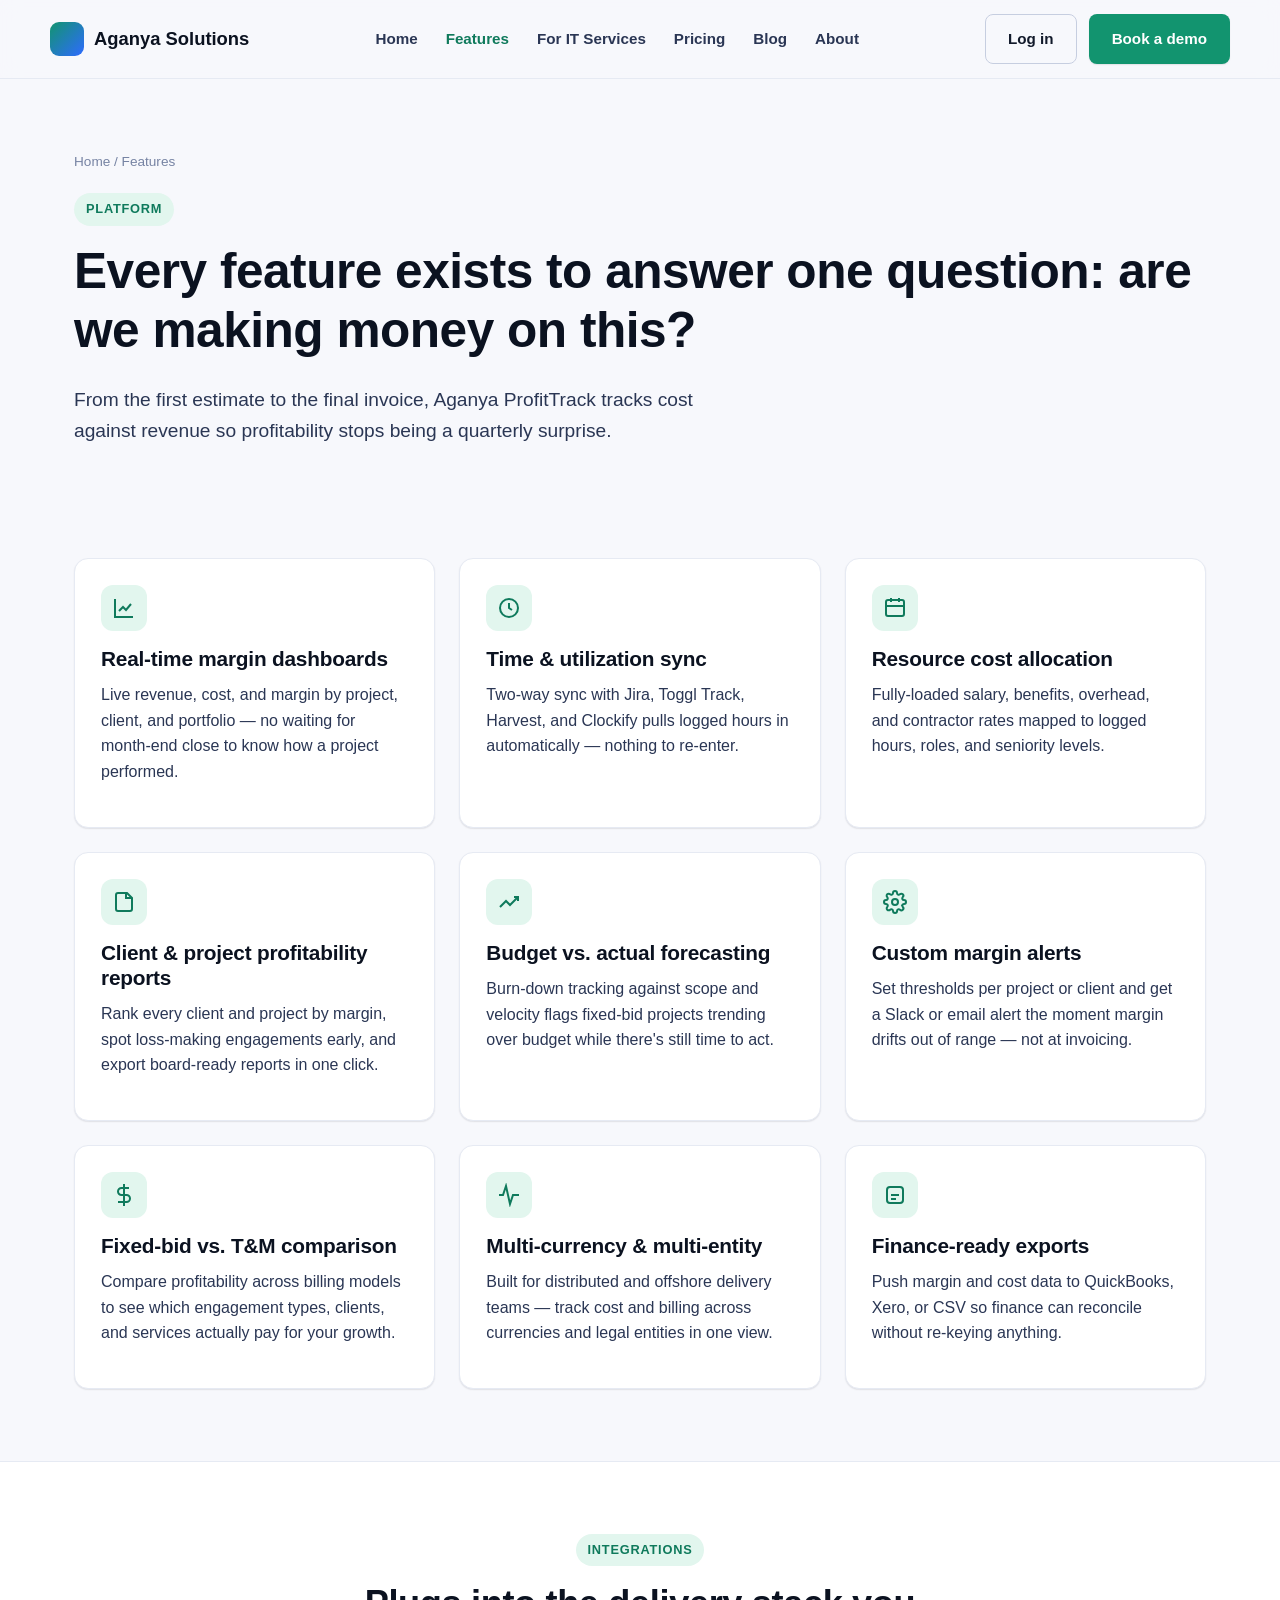
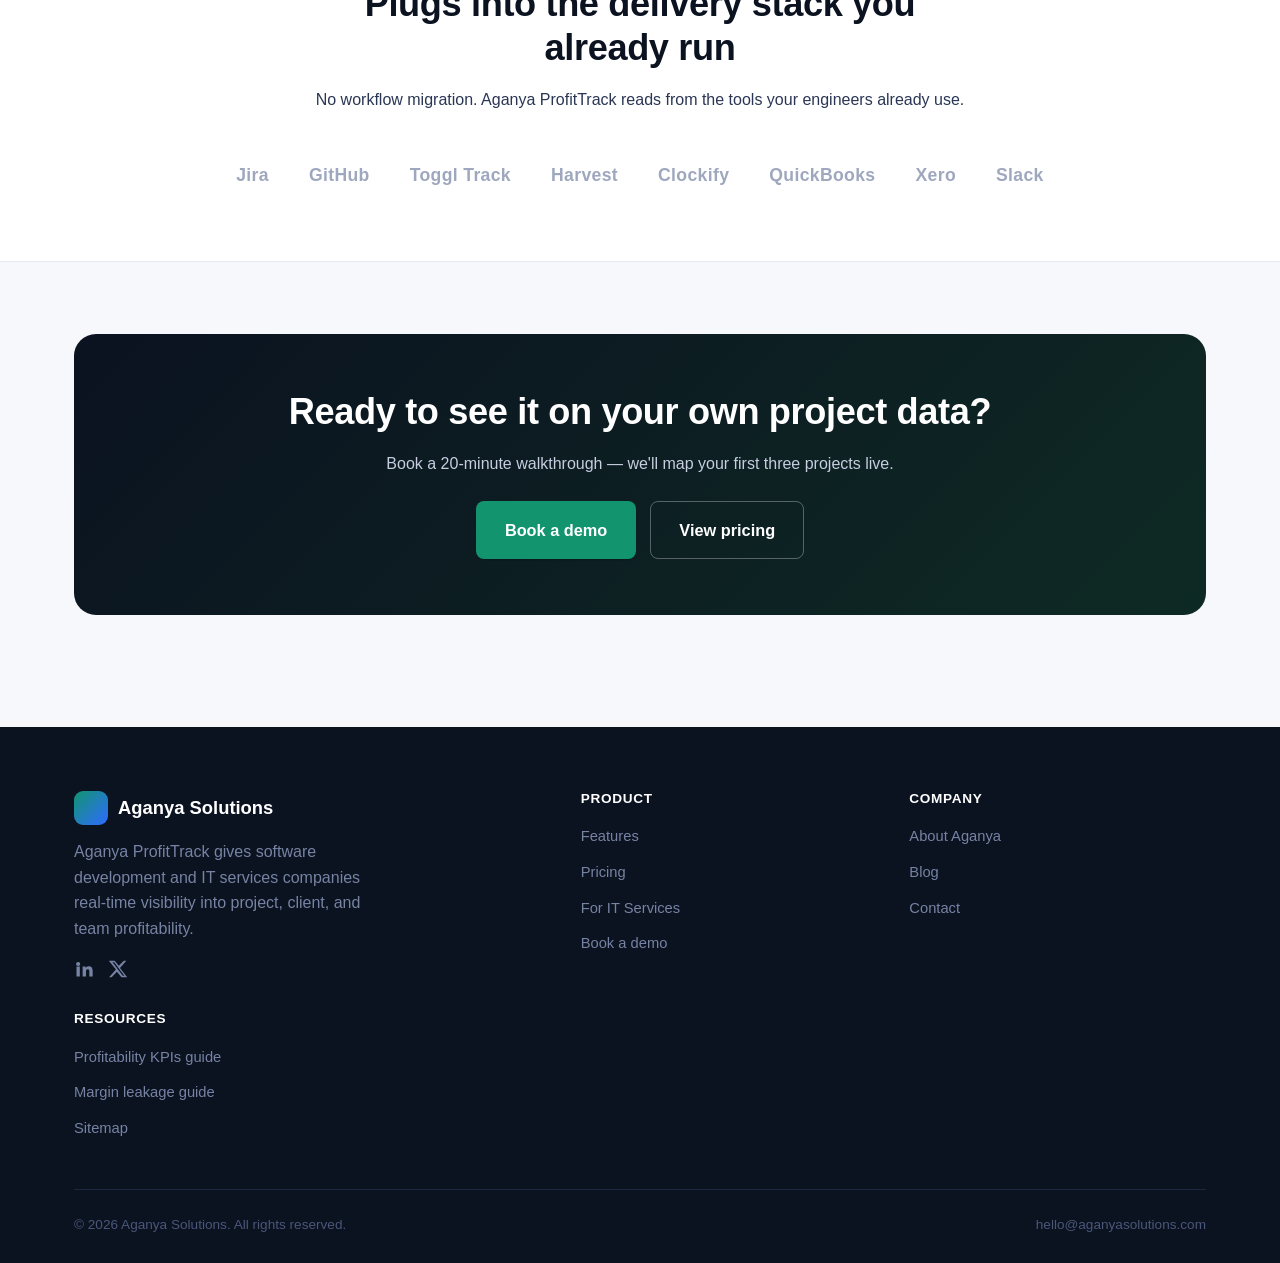
<file: features.html>
<!doctype html>
<html lang="en">
<head>
<meta charset="utf-8">
<meta name="viewport" content="width=device-width, initial-scale=1">
<title>Features | Aganya ProfitTrack Project Profitability Software</title>
<meta name="description" content="Explore Aganya ProfitTrack's features: real-time margin dashboards, resource cost allocation, budget forecasting, client profitability reports, and integrations with Jira, Harvest, and Toggl.">
<link rel="canonical" href="https://www.aganyasolutions.com/features.html">
<meta name="robots" content="index, follow">
<meta name="theme-color" content="#12946f">
<meta property="og:type" content="website">
<meta property="og:site_name" content="Aganya Solutions">
<meta property="og:title" content="Features | Aganya ProfitTrack Project Profitability Software">
<meta property="og:description" content="Real-time margin dashboards, resource cost allocation, budget forecasting, and client profitability reports for software & IT services companies.">
<meta property="og:url" content="https://www.aganyasolutions.com/features.html">
<meta property="og:image" content="https://www.aganyasolutions.com/assets/img/og-image.png">
<meta name="twitter:card" content="summary_large_image">
<meta name="twitter:title" content="Features | Aganya ProfitTrack Project Profitability Software">
<meta name="twitter:description" content="Real-time margin dashboards, resource cost allocation, budget forecasting, and client profitability reports.">
<meta name="twitter:image" content="https://www.aganyasolutions.com/assets/img/og-image.png">
<link rel="icon" href="/assets/img/favicon.svg" type="image/svg+xml">
<link rel="apple-touch-icon" href="/assets/img/apple-touch-icon.png">
<link rel="manifest" href="/site.webmanifest">
<link rel="stylesheet" href="/assets/css/style.css">
<script type="application/ld+json">
{
  "@context": "https://schema.org",
  "@type": "BreadcrumbList",
  "itemListElement": [
    {"@type":"ListItem","position":1,"name":"Home","item":"https://www.aganyasolutions.com/"},
    {"@type":"ListItem","position":2,"name":"Features","item":"https://www.aganyasolutions.com/features.html"}
  ]
}
</script>
</head>
<body>
<a class="skip-link" href="#main">Skip to content</a>

<header class="site-header">
  <div class="container nav">
    <a class="brand" href="/"><span class="brand-mark" aria-hidden="true"></span>Aganya Solutions</a>
    <button class="nav-toggle" aria-label="Toggle navigation" aria-expanded="false">
      <svg width="22" height="22" viewBox="0 0 24 24" fill="none" stroke="currentColor" stroke-width="2"><line x1="3" y1="6" x2="21" y2="6"/><line x1="3" y1="12" x2="21" y2="12"/><line x1="3" y1="18" x2="21" y2="18"/></svg>
    </button>
    <ul class="nav-links">
      <li><a href="/">Home</a></li>
      <li><a href="/features.html" aria-current="page">Features</a></li>
      <li><a href="/for-it-services.html">For IT Services</a></li>
      <li><a href="/pricing.html">Pricing</a></li>
      <li><a href="/blog/">Blog</a></li>
      <li><a href="/about.html">About</a></li>
    </ul>
    <div class="nav-cta">
      <a class="btn btn-ghost" href="/contact.html">Log in</a>
      <a class="btn btn-primary" href="/contact.html">Book a demo</a>
    </div>
  </div>
</header>

<main id="main">
<section class="hero" style="padding-bottom:20px;">
  <div class="container">
    <div class="breadcrumbs"><a href="/">Home</a> / Features</div>
    <span class="eyebrow">Platform</span>
    <h1>Every feature exists to answer one question: are we making money on this?</h1>
    <p class="lead" style="max-width:680px;">From the first estimate to the final invoice, Aganya ProfitTrack tracks cost against revenue so profitability stops being a quarterly surprise.</p>
  </div>
</section>

<section class="section">
  <div class="container">
    <div class="grid grid-3">
      <div class="card">
        <div class="icon-badge" aria-hidden="true"><svg viewBox="0 0 24 24" fill="none" stroke="currentColor" stroke-width="2"><path d="M3 3v18h18"/><path d="M7 15l4-4 3 3 5-6"/></svg></div>
        <h3>Real-time margin dashboards</h3>
        <p>Live revenue, cost, and margin by project, client, and portfolio — no waiting for month-end close to know how a project performed.</p>
      </div>
      <div class="card">
        <div class="icon-badge" aria-hidden="true"><svg viewBox="0 0 24 24" fill="none" stroke="currentColor" stroke-width="2"><circle cx="12" cy="12" r="9"/><path d="M12 7v5l3 2"/></svg></div>
        <h3>Time &amp; utilization sync</h3>
        <p>Two-way sync with Jira, Toggl Track, Harvest, and Clockify pulls logged hours in automatically — nothing to re-enter.</p>
      </div>
      <div class="card">
        <div class="icon-badge" aria-hidden="true"><svg viewBox="0 0 24 24" fill="none" stroke="currentColor" stroke-width="2"><rect x="3" y="4" width="18" height="16" rx="2"/><path d="M3 10h18M8 2v4M16 2v4"/></svg></div>
        <h3>Resource cost allocation</h3>
        <p>Fully-loaded salary, benefits, overhead, and contractor rates mapped to logged hours, roles, and seniority levels.</p>
      </div>
      <div class="card">
        <div class="icon-badge" aria-hidden="true"><svg viewBox="0 0 24 24" fill="none" stroke="currentColor" stroke-width="2"><path d="M4 19V5a2 2 0 0 1 2-2h9l5 5v11a2 2 0 0 1-2 2H6a2 2 0 0 1-2-2Z"/><path d="M14 3v5h5"/></svg></div>
        <h3>Client &amp; project profitability reports</h3>
        <p>Rank every client and project by margin, spot loss-making engagements early, and export board-ready reports in one click.</p>
      </div>
      <div class="card">
        <div class="icon-badge" aria-hidden="true"><svg viewBox="0 0 24 24" fill="none" stroke="currentColor" stroke-width="2"><path d="M3 17l6-6 4 4 8-8"/><path d="M17 7h4v4"/></svg></div>
        <h3>Budget vs. actual forecasting</h3>
        <p>Burn-down tracking against scope and velocity flags fixed-bid projects trending over budget while there's still time to act.</p>
      </div>
      <div class="card">
        <div class="icon-badge" aria-hidden="true"><svg viewBox="0 0 24 24" fill="none" stroke="currentColor" stroke-width="2"><circle cx="12" cy="12" r="3"/><path d="M19.4 15a1.7 1.7 0 0 0 .34 1.87l.06.06a2 2 0 1 1-2.83 2.83l-.06-.06a1.7 1.7 0 0 0-1.87-.34 1.7 1.7 0 0 0-1 1.55V21a2 2 0 0 1-4 0v-.09a1.7 1.7 0 0 0-1-1.55 1.7 1.7 0 0 0-1.87.34l-.06.06a2 2 0 1 1-2.83-2.83l.06-.06a1.7 1.7 0 0 0 .34-1.87 1.7 1.7 0 0 0-1.55-1H3a2 2 0 0 1 0-4h.09a1.7 1.7 0 0 0 1.55-1 1.7 1.7 0 0 0-.34-1.87l-.06-.06a2 2 0 1 1 2.83-2.83l.06.06a1.7 1.7 0 0 0 1.87.34H9a1.7 1.7 0 0 0 1-1.55V3a2 2 0 0 1 4 0v.09a1.7 1.7 0 0 0 1 1.55 1.7 1.7 0 0 0 1.87-.34l.06-.06a2 2 0 1 1 2.83 2.83l-.06.06a1.7 1.7 0 0 0-.34 1.87V9a1.7 1.7 0 0 0 1.55 1H21a2 2 0 0 1 0 4h-.09a1.7 1.7 0 0 0-1.55 1Z"/></svg></div>
        <h3>Custom margin alerts</h3>
        <p>Set thresholds per project or client and get a Slack or email alert the moment margin drifts out of range — not at invoicing.</p>
      </div>
      <div class="card">
        <div class="icon-badge" aria-hidden="true"><svg viewBox="0 0 24 24" fill="none" stroke="currentColor" stroke-width="2"><path d="M12 1v22M17 5H9.5a3.5 3.5 0 0 0 0 7h5a3.5 3.5 0 0 1 0 7H6"/></svg></div>
        <h3>Fixed-bid vs. T&amp;M comparison</h3>
        <p>Compare profitability across billing models to see which engagement types, clients, and services actually pay for your growth.</p>
      </div>
      <div class="card">
        <div class="icon-badge" aria-hidden="true"><svg viewBox="0 0 24 24" fill="none" stroke="currentColor" stroke-width="2"><path d="M2 12h4l3-9 4 18 3-9h6"/></svg></div>
        <h3>Multi-currency &amp; multi-entity</h3>
        <p>Built for distributed and offshore delivery teams — track cost and billing across currencies and legal entities in one view.</p>
      </div>
      <div class="card">
        <div class="icon-badge" aria-hidden="true"><svg viewBox="0 0 24 24" fill="none" stroke="currentColor" stroke-width="2"><rect x="4" y="4" width="16" height="16" rx="3"/><path d="M8 12h8M8 16h5"/></svg></div>
        <h3>Finance-ready exports</h3>
        <p>Push margin and cost data to QuickBooks, Xero, or CSV so finance can reconcile without re-keying anything.</p>
      </div>
    </div>
  </div>
</section>

<section class="section section-alt">
  <div class="container">
    <div class="section-head">
      <span class="eyebrow">Integrations</span>
      <h2>Plugs into the delivery stack you already run</h2>
      <p>No workflow migration. Aganya ProfitTrack reads from the tools your engineers already use.</p>
    </div>
    <div class="logo-strip">
      <span class="logo-chip">Jira</span>
      <span class="logo-chip">GitHub</span>
      <span class="logo-chip">Toggl Track</span>
      <span class="logo-chip">Harvest</span>
      <span class="logo-chip">Clockify</span>
      <span class="logo-chip">QuickBooks</span>
      <span class="logo-chip">Xero</span>
      <span class="logo-chip">Slack</span>
    </div>
  </div>
</section>

<section class="section">
  <div class="container">
    <div class="cta-band">
      <h2>Ready to see it on your own project data?</h2>
      <p>Book a 20-minute walkthrough — we'll map your first three projects live.</p>
      <div class="cta-actions">
        <a class="btn btn-primary btn-lg" href="/contact.html">Book a demo</a>
        <a class="btn btn-ghost btn-lg" style="border-color:rgba(255,255,255,0.3); color:#fff;" href="/pricing.html">View pricing</a>
      </div>
    </div>
  </div>
</section>
</main>

<footer class="site-footer">
  <div class="container">
    <div class="footer-grid">
      <div class="footer-brand">
        <a class="brand" href="/"><span class="brand-mark" aria-hidden="true"></span>Aganya Solutions</a>
        <p>Aganya ProfitTrack gives software development and IT services companies real-time visibility into project, client, and team profitability.</p>
        <div class="social-row" style="margin-top:18px;">
          <a href="https://www.linkedin.com/company/aganya-solutions" aria-label="Aganya Solutions on LinkedIn"><svg width="20" height="20" viewBox="0 0 24 24" fill="currentColor"><path d="M4.98 3.5a2.5 2.5 0 1 1 0 5 2.5 2.5 0 0 1 0-5ZM3 9h4v12H3V9Zm7 0h3.8v1.7h.05c.53-1 1.83-2.05 3.77-2.05 4.03 0 4.78 2.65 4.78 6.1V21h-4v-5.6c0-1.34-.02-3.06-1.87-3.06-1.87 0-2.16 1.46-2.16 2.96V21h-4V9Z"/></svg></a>
          <a href="https://twitter.com/aganyasolutions" aria-label="Aganya Solutions on X/Twitter"><svg width="20" height="20" viewBox="0 0 24 24" fill="currentColor"><path d="M18.9 2H22l-7.6 8.7L23 22h-6.9l-5.4-6.6L4.4 22H1.3l8.2-9.3L1 2h7l4.9 6.1L18.9 2Zm-1.2 18h1.9L7.4 4H5.4l12.3 16Z"/></svg></a>
        </div>
      </div>
      <nav class="footer-col">
        <h4>Product</h4>
        <ul>
          <li><a href="/features.html">Features</a></li>
          <li><a href="/pricing.html">Pricing</a></li>
          <li><a href="/for-it-services.html">For IT Services</a></li>
          <li><a href="/contact.html">Book a demo</a></li>
        </ul>
      </nav>
      <nav class="footer-col">
        <h4>Company</h4>
        <ul>
          <li><a href="/about.html">About Aganya</a></li>
          <li><a href="/blog/">Blog</a></li>
          <li><a href="/contact.html">Contact</a></li>
        </ul>
      </nav>
      <nav class="footer-col">
        <h4>Resources</h4>
        <ul>
          <li><a href="/blog/project-profitability-kpis-for-software-companies.html">Profitability KPIs guide</a></li>
          <li><a href="/blog/hidden-margin-leakage-it-services.html">Margin leakage guide</a></li>
          <li><a href="/sitemap.xml">Sitemap</a></li>
        </ul>
      </nav>
    </div>
    <div class="footer-bottom">
      <span>&copy; <span id="year">2026</span> Aganya Solutions. All rights reserved.</span>
      <span>hello@aganyasolutions.com</span>
    </div>
  </div>
</footer>

<script src="/assets/js/main.js"></script>
</body>
</html>
</file>
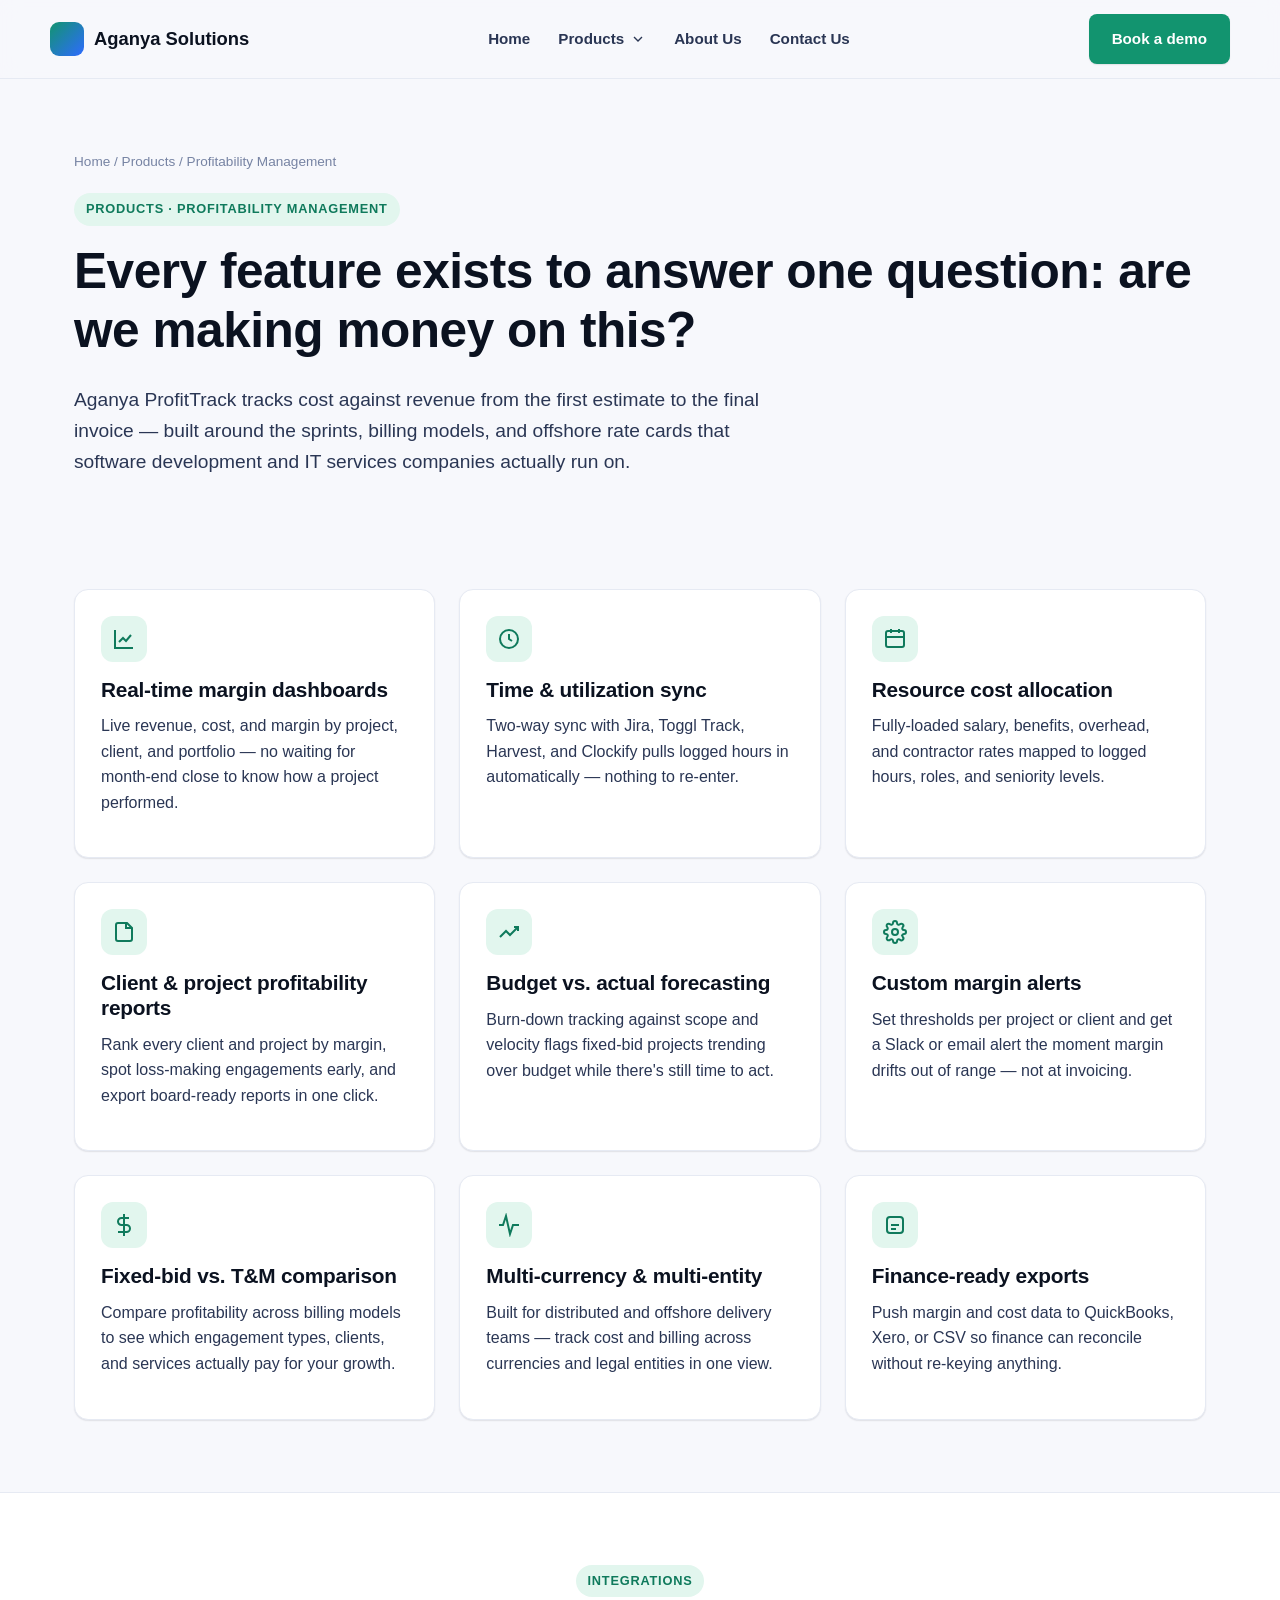
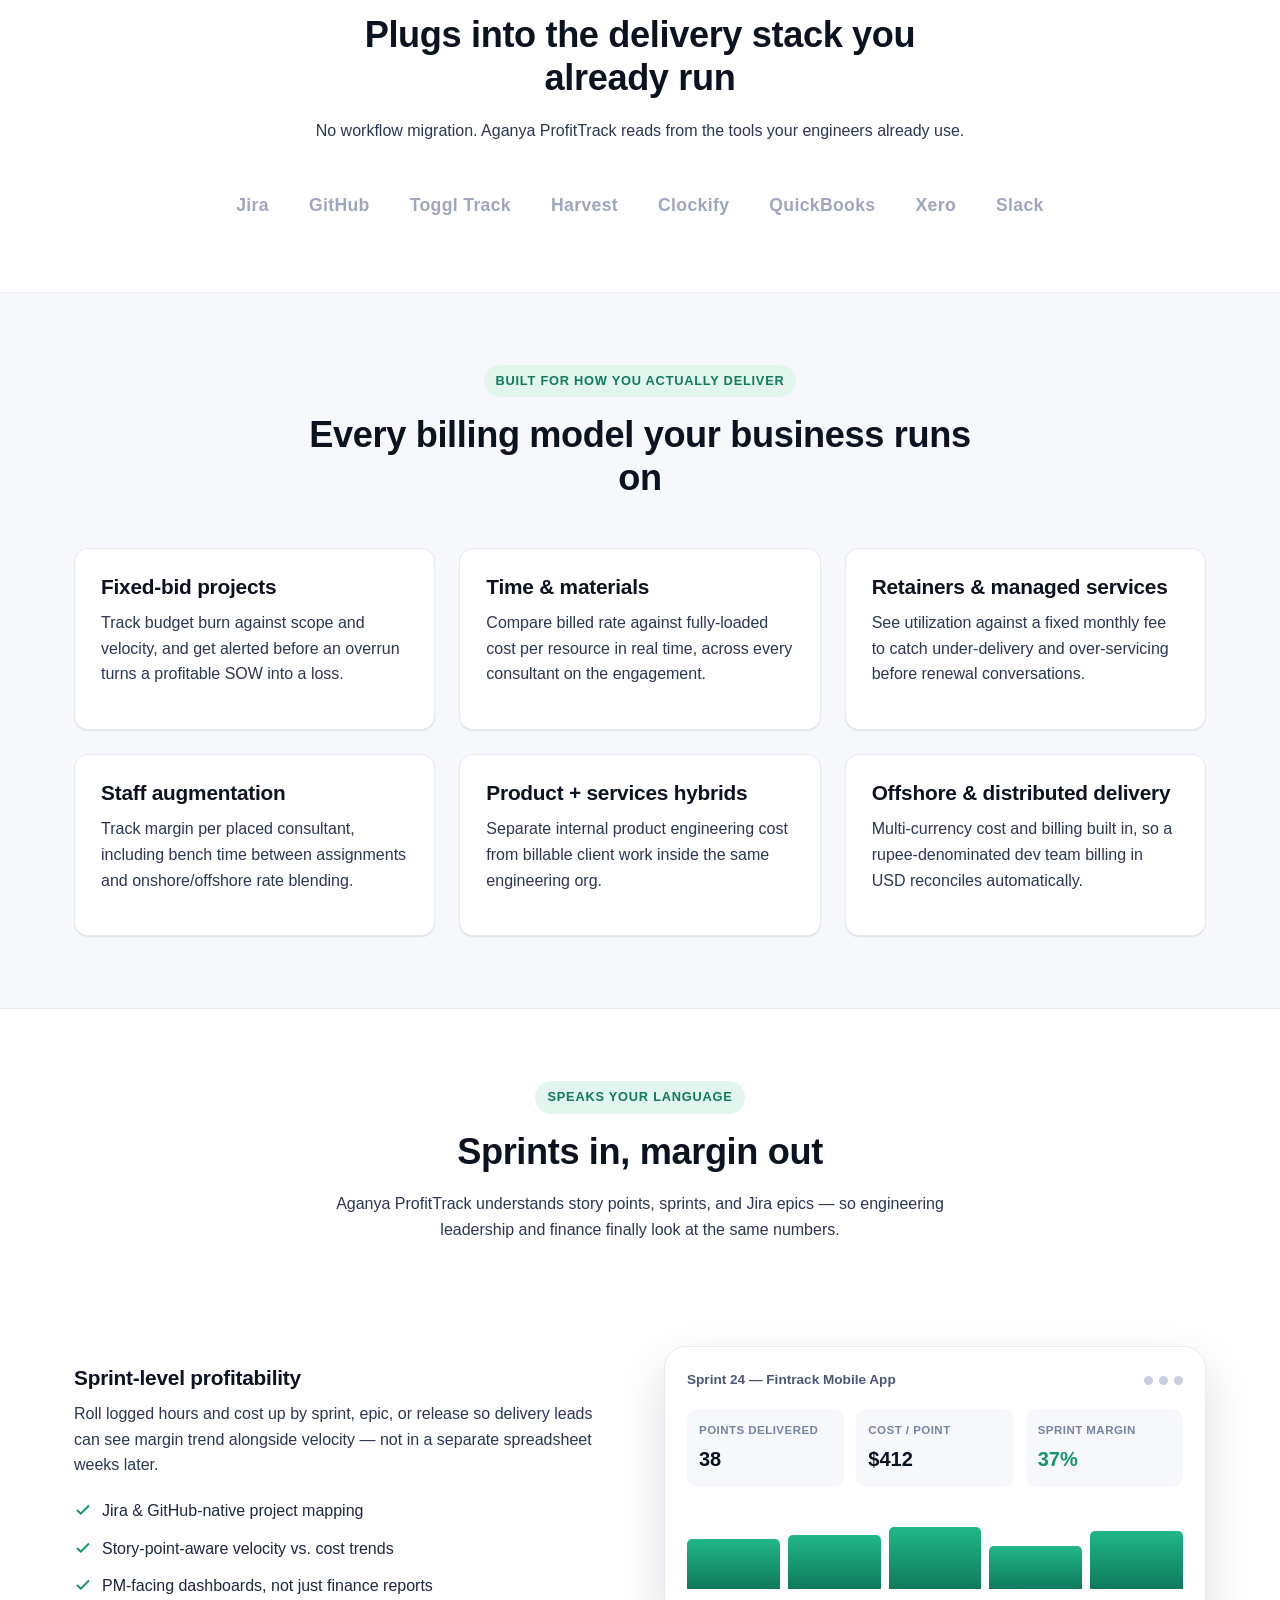
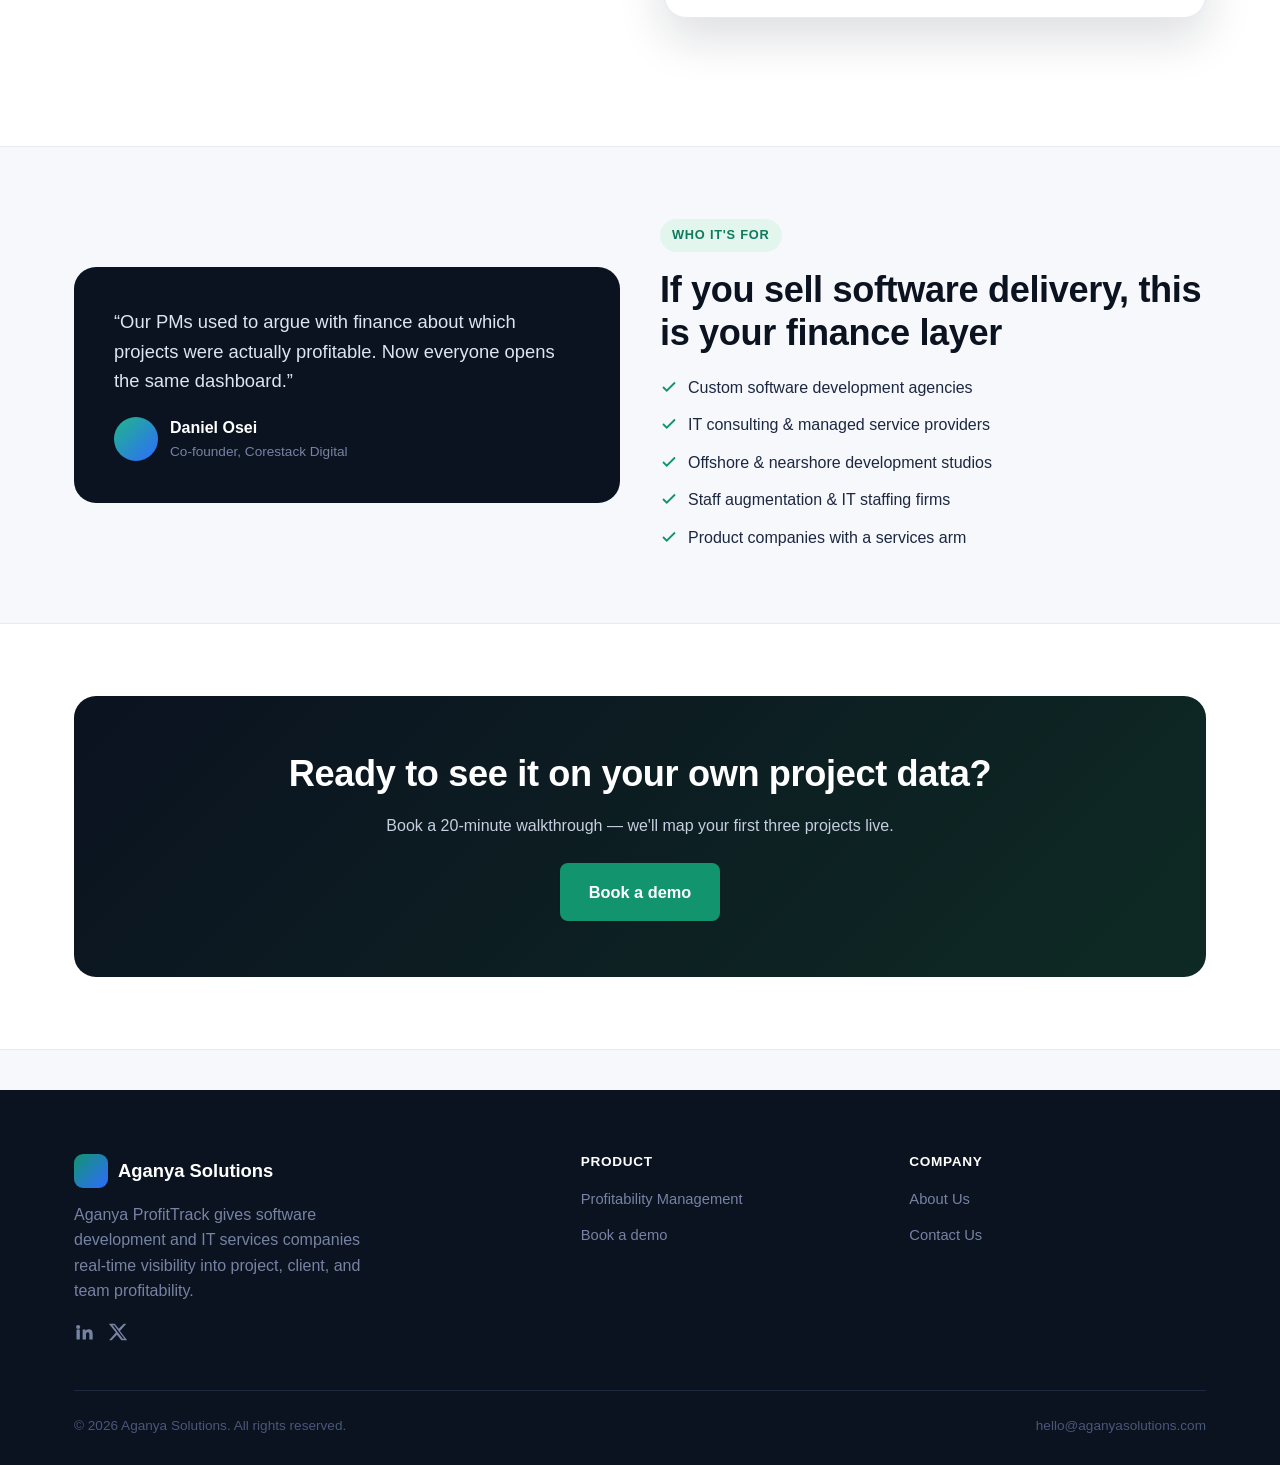
<file: products/profitability-management.html>
<!doctype html>
<html lang="en">
<head>
<meta charset="utf-8">
<meta name="viewport" content="width=device-width, initial-scale=1">
<title>Profitability Management | Aganya ProfitTrack</title>
<meta name="description" content="Aganya ProfitTrack's profitability management platform: real-time margin dashboards, resource cost allocation, budget forecasting, and billing-model-aware reporting for software development and IT services companies.">
<link rel="canonical" href="https://www.aganyasolutions.com/products/profitability-management.html">
<meta name="robots" content="index, follow">
<meta name="theme-color" content="#12946f">
<meta property="og:type" content="website">
<meta property="og:site_name" content="Aganya Solutions">
<meta property="og:title" content="Profitability Management | Aganya ProfitTrack">
<meta property="og:description" content="Real-time margin dashboards, resource cost allocation, budget forecasting, and billing-model-aware reporting for software & IT services companies.">
<meta property="og:url" content="https://www.aganyasolutions.com/products/profitability-management.html">
<meta property="og:image" content="https://www.aganyasolutions.com/assets/img/og-image.png">
<meta name="twitter:card" content="summary_large_image">
<meta name="twitter:title" content="Profitability Management | Aganya ProfitTrack">
<meta name="twitter:description" content="Real-time margin dashboards, resource cost allocation, budget forecasting, and billing-model-aware reporting for software & IT services companies.">
<meta name="twitter:image" content="https://www.aganyasolutions.com/assets/img/og-image.png">
<link rel="icon" href="/assets/img/favicon.svg" type="image/svg+xml">
<link rel="apple-touch-icon" href="/assets/img/apple-touch-icon.png">
<link rel="manifest" href="/site.webmanifest">
<link rel="stylesheet" href="/assets/css/style.css">
<script type="application/ld+json">
{
  "@context": "https://schema.org",
  "@type": "BreadcrumbList",
  "itemListElement": [
    {"@type":"ListItem","position":1,"name":"Home","item":"https://www.aganyasolutions.com/"},
    {"@type":"ListItem","position":2,"name":"Products","item":"https://www.aganyasolutions.com/products/profitability-management.html"},
    {"@type":"ListItem","position":3,"name":"Profitability Management","item":"https://www.aganyasolutions.com/products/profitability-management.html"}
  ]
}
</script>
</head>
<body>
<a class="skip-link" href="#main">Skip to content</a>

<header class="site-header">
  <div class="container nav">
    <a class="brand" href="/"><span class="brand-mark" aria-hidden="true"></span>Aganya Solutions</a>
    <button class="nav-toggle" aria-label="Toggle navigation" aria-expanded="false">
      <svg width="22" height="22" viewBox="0 0 24 24" fill="none" stroke="currentColor" stroke-width="2"><line x1="3" y1="6" x2="21" y2="6"/><line x1="3" y1="12" x2="21" y2="12"/><line x1="3" y1="18" x2="21" y2="18"/></svg>
    </button>
    <ul class="nav-links">
      <li><a href="/">Home</a></li>
      <li class="nav-dropdown">
        <button class="nav-dropdown-toggle" aria-haspopup="true" aria-expanded="false">
          Products
          <svg class="chev" width="16" height="16" viewBox="0 0 24 24" fill="none" stroke="currentColor" stroke-width="2"><path d="m6 9 6 6 6-6"/></svg>
        </button>
        <ul class="nav-dropdown-menu">
          <li><a href="/products/profitability-management.html" aria-current="page">Profitability Management</a></li>
        </ul>
      </li>
      <li><a href="/about.html">About Us</a></li>
      <li><a href="/contact.html">Contact Us</a></li>
    </ul>
    <div class="nav-cta">
      <a class="btn btn-primary" href="/contact.html">Book a demo</a>
    </div>
  </div>
</header>

<main id="main">
<section class="hero" style="padding-bottom:20px;">
  <div class="container">
    <div class="breadcrumbs"><a href="/">Home</a> / Products / Profitability Management</div>
    <span class="eyebrow">Products &middot; Profitability Management</span>
    <h1>Every feature exists to answer one question: are we making money on this?</h1>
    <p class="lead" style="max-width:700px;">Aganya ProfitTrack tracks cost against revenue from the first estimate to the final invoice — built around the sprints, billing models, and offshore rate cards that software development and IT services companies actually run on.</p>
  </div>
</section>

<section class="section">
  <div class="container">
    <div class="grid grid-3">
      <div class="card">
        <div class="icon-badge" aria-hidden="true"><svg viewBox="0 0 24 24" fill="none" stroke="currentColor" stroke-width="2"><path d="M3 3v18h18"/><path d="M7 15l4-4 3 3 5-6"/></svg></div>
        <h3>Real-time margin dashboards</h3>
        <p>Live revenue, cost, and margin by project, client, and portfolio — no waiting for month-end close to know how a project performed.</p>
      </div>
      <div class="card">
        <div class="icon-badge" aria-hidden="true"><svg viewBox="0 0 24 24" fill="none" stroke="currentColor" stroke-width="2"><circle cx="12" cy="12" r="9"/><path d="M12 7v5l3 2"/></svg></div>
        <h3>Time &amp; utilization sync</h3>
        <p>Two-way sync with Jira, Toggl Track, Harvest, and Clockify pulls logged hours in automatically — nothing to re-enter.</p>
      </div>
      <div class="card">
        <div class="icon-badge" aria-hidden="true"><svg viewBox="0 0 24 24" fill="none" stroke="currentColor" stroke-width="2"><rect x="3" y="4" width="18" height="16" rx="2"/><path d="M3 10h18M8 2v4M16 2v4"/></svg></div>
        <h3>Resource cost allocation</h3>
        <p>Fully-loaded salary, benefits, overhead, and contractor rates mapped to logged hours, roles, and seniority levels.</p>
      </div>
      <div class="card">
        <div class="icon-badge" aria-hidden="true"><svg viewBox="0 0 24 24" fill="none" stroke="currentColor" stroke-width="2"><path d="M4 19V5a2 2 0 0 1 2-2h9l5 5v11a2 2 0 0 1-2 2H6a2 2 0 0 1-2-2Z"/><path d="M14 3v5h5"/></svg></div>
        <h3>Client &amp; project profitability reports</h3>
        <p>Rank every client and project by margin, spot loss-making engagements early, and export board-ready reports in one click.</p>
      </div>
      <div class="card">
        <div class="icon-badge" aria-hidden="true"><svg viewBox="0 0 24 24" fill="none" stroke="currentColor" stroke-width="2"><path d="M3 17l6-6 4 4 8-8"/><path d="M17 7h4v4"/></svg></div>
        <h3>Budget vs. actual forecasting</h3>
        <p>Burn-down tracking against scope and velocity flags fixed-bid projects trending over budget while there's still time to act.</p>
      </div>
      <div class="card">
        <div class="icon-badge" aria-hidden="true"><svg viewBox="0 0 24 24" fill="none" stroke="currentColor" stroke-width="2"><circle cx="12" cy="12" r="3"/><path d="M19.4 15a1.7 1.7 0 0 0 .34 1.87l.06.06a2 2 0 1 1-2.83 2.83l-.06-.06a1.7 1.7 0 0 0-1.87-.34 1.7 1.7 0 0 0-1 1.55V21a2 2 0 0 1-4 0v-.09a1.7 1.7 0 0 0-1-1.55 1.7 1.7 0 0 0-1.87.34l-.06.06a2 2 0 1 1-2.83-2.83l.06-.06a1.7 1.7 0 0 0 .34-1.87 1.7 1.7 0 0 0-1.55-1H3a2 2 0 0 1 0-4h.09a1.7 1.7 0 0 0 1.55-1 1.7 1.7 0 0 0-.34-1.87l-.06-.06a2 2 0 1 1 2.83-2.83l.06.06a1.7 1.7 0 0 0 1.87.34H9a1.7 1.7 0 0 0 1-1.55V3a2 2 0 0 1 4 0v.09a1.7 1.7 0 0 0 1 1.55 1.7 1.7 0 0 0 1.87-.34l.06-.06a2 2 0 1 1 2.83 2.83l-.06.06a1.7 1.7 0 0 0-.34 1.87V9a1.7 1.7 0 0 0 1.55 1H21a2 2 0 0 1 0 4h-.09a1.7 1.7 0 0 0-1.55 1Z"/></svg></div>
        <h3>Custom margin alerts</h3>
        <p>Set thresholds per project or client and get a Slack or email alert the moment margin drifts out of range — not at invoicing.</p>
      </div>
      <div class="card">
        <div class="icon-badge" aria-hidden="true"><svg viewBox="0 0 24 24" fill="none" stroke="currentColor" stroke-width="2"><path d="M12 1v22M17 5H9.5a3.5 3.5 0 0 0 0 7h5a3.5 3.5 0 0 1 0 7H6"/></svg></div>
        <h3>Fixed-bid vs. T&amp;M comparison</h3>
        <p>Compare profitability across billing models to see which engagement types, clients, and services actually pay for your growth.</p>
      </div>
      <div class="card">
        <div class="icon-badge" aria-hidden="true"><svg viewBox="0 0 24 24" fill="none" stroke="currentColor" stroke-width="2"><path d="M2 12h4l3-9 4 18 3-9h6"/></svg></div>
        <h3>Multi-currency &amp; multi-entity</h3>
        <p>Built for distributed and offshore delivery teams — track cost and billing across currencies and legal entities in one view.</p>
      </div>
      <div class="card">
        <div class="icon-badge" aria-hidden="true"><svg viewBox="0 0 24 24" fill="none" stroke="currentColor" stroke-width="2"><rect x="4" y="4" width="16" height="16" rx="3"/><path d="M8 12h8M8 16h5"/></svg></div>
        <h3>Finance-ready exports</h3>
        <p>Push margin and cost data to QuickBooks, Xero, or CSV so finance can reconcile without re-keying anything.</p>
      </div>
    </div>
  </div>
</section>

<section class="section section-alt">
  <div class="container">
    <div class="section-head">
      <span class="eyebrow">Integrations</span>
      <h2>Plugs into the delivery stack you already run</h2>
      <p>No workflow migration. Aganya ProfitTrack reads from the tools your engineers already use.</p>
    </div>
    <div class="logo-strip">
      <span class="logo-chip">Jira</span>
      <span class="logo-chip">GitHub</span>
      <span class="logo-chip">Toggl Track</span>
      <span class="logo-chip">Harvest</span>
      <span class="logo-chip">Clockify</span>
      <span class="logo-chip">QuickBooks</span>
      <span class="logo-chip">Xero</span>
      <span class="logo-chip">Slack</span>
    </div>
  </div>
</section>

<section class="section">
  <div class="container">
    <div class="section-head">
      <span class="eyebrow">Built for how you actually deliver</span>
      <h2>Every billing model your business runs on</h2>
    </div>
    <div class="grid grid-3">
      <div class="card">
        <h3>Fixed-bid projects</h3>
        <p>Track budget burn against scope and velocity, and get alerted before an overrun turns a profitable SOW into a loss.</p>
      </div>
      <div class="card">
        <h3>Time &amp; materials</h3>
        <p>Compare billed rate against fully-loaded cost per resource in real time, across every consultant on the engagement.</p>
      </div>
      <div class="card">
        <h3>Retainers &amp; managed services</h3>
        <p>See utilization against a fixed monthly fee to catch under-delivery and over-servicing before renewal conversations.</p>
      </div>
      <div class="card">
        <h3>Staff augmentation</h3>
        <p>Track margin per placed consultant, including bench time between assignments and onshore/offshore rate blending.</p>
      </div>
      <div class="card">
        <h3>Product + services hybrids</h3>
        <p>Separate internal product engineering cost from billable client work inside the same engineering org.</p>
      </div>
      <div class="card">
        <h3>Offshore &amp; distributed delivery</h3>
        <p>Multi-currency cost and billing built in, so a rupee-denominated dev team billing in USD reconciles automatically.</p>
      </div>
    </div>
  </div>
</section>

<section class="section section-alt">
  <div class="container">
    <div class="section-head">
      <span class="eyebrow">Speaks your language</span>
      <h2>Sprints in, margin out</h2>
      <p>Aganya ProfitTrack understands story points, sprints, and Jira epics — so engineering leadership and finance finally look at the same numbers.</p>
    </div>
    <div class="feature-row">
      <div class="feature-copy">
        <h3>Sprint-level profitability</h3>
        <p>Roll logged hours and cost up by sprint, epic, or release so delivery leads can see margin trend alongside velocity — not in a separate spreadsheet weeks later.</p>
        <ul class="feature-list">
          <li><svg width="18" height="18" viewBox="0 0 24 24" fill="none" stroke="currentColor" stroke-width="2.5"><path d="M20 6 9 17l-5-5"/></svg>Jira &amp; GitHub-native project mapping</li>
          <li><svg width="18" height="18" viewBox="0 0 24 24" fill="none" stroke="currentColor" stroke-width="2.5"><path d="M20 6 9 17l-5-5"/></svg>Story-point-aware velocity vs. cost trends</li>
          <li><svg width="18" height="18" viewBox="0 0 24 24" fill="none" stroke="currentColor" stroke-width="2.5"><path d="M20 6 9 17l-5-5"/></svg>PM-facing dashboards, not just finance reports</li>
        </ul>
      </div>
      <div class="feature-visual">
        <div class="mock-card">
          <div class="mock-card-header"><span class="mock-title">Sprint 24 — Fintrack Mobile App</span><div class="mock-dots"><span></span><span></span><span></span></div></div>
          <div class="mock-stats">
            <div class="mock-stat"><div class="label">Points delivered</div><div class="value">38</div></div>
            <div class="mock-stat"><div class="label">Cost / point</div><div class="value">$412</div></div>
            <div class="mock-stat"><div class="label">Sprint margin</div><div class="value pos">37%</div></div>
          </div>
          <div class="mock-bars" aria-hidden="true"><i style="height:65%"></i><i style="height:70%"></i><i style="height:80%"></i><i style="height:55%"></i><i style="height:75%"></i></div>
        </div>
      </div>
    </div>
  </div>
</section>

<section class="section">
  <div class="container">
    <div class="grid grid-2" style="align-items:center; gap:40px;">
      <div class="quote-card">
        <p>&ldquo;Our PMs used to argue with finance about which projects were actually profitable. Now everyone opens the same dashboard.&rdquo;</p>
        <div class="quote-author">
          <div class="quote-avatar" aria-hidden="true"></div>
          <div>
            <div class="quote-name">Daniel Osei</div>
            <div class="quote-role">Co-founder, Corestack Digital</div>
          </div>
        </div>
      </div>
      <div>
        <span class="eyebrow">Who it's for</span>
        <h2>If you sell software delivery, this is your finance layer</h2>
        <ul class="feature-list">
          <li><svg width="18" height="18" viewBox="0 0 24 24" fill="none" stroke="currentColor" stroke-width="2.5"><path d="M20 6 9 17l-5-5"/></svg>Custom software development agencies</li>
          <li><svg width="18" height="18" viewBox="0 0 24 24" fill="none" stroke="currentColor" stroke-width="2.5"><path d="M20 6 9 17l-5-5"/></svg>IT consulting &amp; managed service providers</li>
          <li><svg width="18" height="18" viewBox="0 0 24 24" fill="none" stroke="currentColor" stroke-width="2.5"><path d="M20 6 9 17l-5-5"/></svg>Offshore &amp; nearshore development studios</li>
          <li><svg width="18" height="18" viewBox="0 0 24 24" fill="none" stroke="currentColor" stroke-width="2.5"><path d="M20 6 9 17l-5-5"/></svg>Staff augmentation &amp; IT staffing firms</li>
          <li><svg width="18" height="18" viewBox="0 0 24 24" fill="none" stroke="currentColor" stroke-width="2.5"><path d="M20 6 9 17l-5-5"/></svg>Product companies with a services arm</li>
        </ul>
      </div>
    </div>
  </div>
</section>

<section class="section section-alt">
  <div class="container">
    <div class="cta-band">
      <h2>Ready to see it on your own project data?</h2>
      <p>Book a 20-minute walkthrough — we'll map your first three projects live.</p>
      <div class="cta-actions">
        <a class="btn btn-primary btn-lg" href="/contact.html">Book a demo</a>
      </div>
    </div>
  </div>
</section>
</main>

<footer class="site-footer">
  <div class="container">
    <div class="footer-grid">
      <div class="footer-brand">
        <a class="brand" href="/"><span class="brand-mark" aria-hidden="true"></span>Aganya Solutions</a>
        <p>Aganya ProfitTrack gives software development and IT services companies real-time visibility into project, client, and team profitability.</p>
        <div class="social-row" style="margin-top:18px;">
          <a href="https://www.linkedin.com/company/aganya-solutions" aria-label="Aganya Solutions on LinkedIn"><svg width="20" height="20" viewBox="0 0 24 24" fill="currentColor"><path d="M4.98 3.5a2.5 2.5 0 1 1 0 5 2.5 2.5 0 0 1 0-5ZM3 9h4v12H3V9Zm7 0h3.8v1.7h.05c.53-1 1.83-2.05 3.77-2.05 4.03 0 4.78 2.65 4.78 6.1V21h-4v-5.6c0-1.34-.02-3.06-1.87-3.06-1.87 0-2.16 1.46-2.16 2.96V21h-4V9Z"/></svg></a>
          <a href="https://twitter.com/aganyasolutions" aria-label="Aganya Solutions on X/Twitter"><svg width="20" height="20" viewBox="0 0 24 24" fill="currentColor"><path d="M18.9 2H22l-7.6 8.7L23 22h-6.9l-5.4-6.6L4.4 22H1.3l8.2-9.3L1 2h7l4.9 6.1L18.9 2Zm-1.2 18h1.9L7.4 4H5.4l12.3 16Z"/></svg></a>
        </div>
      </div>
      <nav class="footer-col">
        <h4>Product</h4>
        <ul>
          <li><a href="/products/profitability-management.html">Profitability Management</a></li>
          <li><a href="/contact.html">Book a demo</a></li>
        </ul>
      </nav>
      <nav class="footer-col">
        <h4>Company</h4>
        <ul>
          <li><a href="/about.html">About Us</a></li>
          <li><a href="/contact.html">Contact Us</a></li>
        </ul>
      </nav>
    </div>
    <div class="footer-bottom">
      <span>&copy; <span id="year">2026</span> Aganya Solutions. All rights reserved.</span>
      <span>hello@aganyasolutions.com</span>
    </div>
  </div>
</footer>

<script src="/assets/js/main.js"></script>
</body>
</html>
</file>
<file: assets/css/style.css>
/* Aganya Solutions — design system
   System font stack, no external font/CDN requests (fast TTFB, no render-blocking). */

:root {
  --ink-900: #0b1220;
  --ink-800: #121a2b;
  --ink-700: #1c2740;
  --ink-600: #2a3654;
  --ink-500: #4a5779;
  --ink-400: #7683a3;
  --ink-200: #c6cee0;
  --ink-100: #e6eaf3;
  --paper: #f7f8fc;
  --white: #ffffff;

  --brand-600: #0f7a5c;
  --brand-500: #12946f;
  --brand-400: #21b788;
  --brand-100: #e2f6ee;

  --accent-500: #2e6bff;
  --accent-100: #e7edff;

  --warn-500: #d4590a;

  --radius-sm: 8px;
  --radius-md: 14px;
  --radius-lg: 22px;

  --shadow-sm: 0 1px 2px rgba(11, 18, 32, 0.06), 0 1px 1px rgba(11, 18, 32, 0.04);
  --shadow-md: 0 8px 24px rgba(11, 18, 32, 0.08);
  --shadow-lg: 0 20px 48px rgba(11, 18, 32, 0.14);

  --max-width: 1180px;
  --font-sans: -apple-system, BlinkMacSystemFont, "Segoe UI", Roboto, Helvetica, Arial, sans-serif, "Apple Color Emoji", "Segoe UI Emoji";
}

@media (prefers-color-scheme: dark) {
  :root {
    --paper: #0b1220;
    --white: #101a2c;
    --ink-900: #f4f6fb;
    --ink-800: #e6eaf3;
    --ink-700: #c6cee0;
    --ink-600: #a9b4cf;
    --ink-500: #8d99ba;
    --ink-400: #6a7796;
    --ink-200: #2a3654;
    --ink-100: #1c2740;
    --brand-100: #103428;
    --accent-100: #142347;
    --shadow-sm: 0 1px 2px rgba(0,0,0,0.4);
    --shadow-md: 0 8px 24px rgba(0,0,0,0.45);
    --shadow-lg: 0 20px 48px rgba(0,0,0,0.55);
  }
}

* { box-sizing: border-box; }
html { scroll-behavior: smooth; }
body {
  margin: 0;
  font-family: var(--font-sans);
  color: var(--ink-800);
  background: var(--paper);
  line-height: 1.6;
  -webkit-font-smoothing: antialiased;
}
img, svg { max-width: 100%; height: auto; display: block; }
a { color: inherit; }
.container {
  width: 100%;
  max-width: var(--max-width);
  margin: 0 auto;
  padding: 0 24px;
}
h1, h2, h3, h4 { line-height: 1.2; margin: 0 0 0.5em; font-weight: 700; letter-spacing: -0.01em; color: var(--ink-900); }
h1 { font-size: clamp(2rem, 1.5rem + 2vw, 3.2rem); }
h2 { font-size: clamp(1.6rem, 1.3rem + 1.2vw, 2.3rem); }
h3 { font-size: 1.3rem; }
p { margin: 0 0 1em; color: var(--ink-600); }
.lead { font-size: 1.2rem; color: var(--ink-600); }
ul, ol { color: var(--ink-600); }
.eyebrow {
  display: inline-flex;
  align-items: center;
  gap: 8px;
  font-size: 0.8rem;
  font-weight: 700;
  letter-spacing: 0.06em;
  text-transform: uppercase;
  color: var(--brand-600);
  background: var(--brand-100);
  padding: 6px 12px;
  border-radius: 999px;
  margin-bottom: 16px;
}

/* Skip link */
.skip-link {
  position: absolute;
  left: -999px;
  top: 0;
  background: var(--ink-900);
  color: #fff;
  padding: 10px 16px;
  z-index: 1000;
  border-radius: 0 0 8px 0;
}
.skip-link:focus { left: 0; }

/* Header */
.site-header {
  position: sticky;
  top: 0;
  z-index: 100;
  background: color-mix(in srgb, var(--paper) 88%, transparent);
  backdrop-filter: saturate(180%) blur(10px);
  border-bottom: 1px solid var(--ink-100);
}
.nav {
  display: flex;
  align-items: center;
  justify-content: space-between;
  padding: 14px 0;
  gap: 24px;
}
.brand {
  display: flex;
  align-items: center;
  gap: 10px;
  font-weight: 800;
  font-size: 1.15rem;
  color: var(--ink-900);
  text-decoration: none;
  white-space: nowrap;
}
.brand-mark {
  width: 34px;
  height: 34px;
  border-radius: 9px;
  background: linear-gradient(135deg, var(--brand-500), var(--accent-500));
  flex-shrink: 0;
}
.nav-links {
  display: flex;
  align-items: center;
  gap: 28px;
  list-style: none;
  margin: 0;
  padding: 0;
  font-weight: 600;
  font-size: 0.95rem;
}
.nav-links a { text-decoration: none; color: var(--ink-600); }
.nav-links a:hover, .nav-links a[aria-current="page"] { color: var(--brand-600); }
.nav-cta { display: flex; align-items: center; gap: 12px; }

/* Nav dropdown */
.nav-dropdown { position: relative; }
.nav-dropdown-toggle {
  display: flex;
  align-items: center;
  gap: 6px;
  background: none;
  border: none;
  font: inherit;
  font-weight: 600;
  font-size: 0.95rem;
  color: var(--ink-600);
  cursor: pointer;
  padding: 0;
}
.nav-dropdown-toggle:hover { color: var(--brand-600); }
.nav-dropdown.open .nav-dropdown-toggle { color: var(--brand-600); }
.nav-dropdown-toggle .chev { transition: transform 0.2s ease; flex-shrink: 0; }
.nav-dropdown.open .nav-dropdown-toggle .chev { transform: rotate(180deg); }
.nav-dropdown-menu {
  list-style: none;
  margin: 0;
  padding: 8px;
  position: absolute;
  top: calc(100% + 14px);
  left: 0;
  min-width: 240px;
  background: var(--white);
  border: 1px solid var(--ink-100);
  border-radius: var(--radius-md);
  box-shadow: var(--shadow-md);
  opacity: 0;
  visibility: hidden;
  transform: translateY(-6px);
  transition: opacity 0.15s ease, transform 0.15s ease, visibility 0.15s ease;
}
.nav-dropdown:hover .nav-dropdown-menu,
.nav-dropdown.open .nav-dropdown-menu {
  opacity: 1;
  visibility: visible;
  transform: translateY(0);
}
.nav-dropdown-menu a {
  display: block;
  padding: 10px 12px;
  border-radius: 8px;
  color: var(--ink-700);
  font-weight: 600;
  font-size: 0.92rem;
  text-decoration: none;
}
.nav-dropdown-menu a:hover, .nav-dropdown-menu a[aria-current="page"] { background: var(--brand-100); color: var(--brand-600); }
.nav-toggle {
  display: none;
  background: none;
  border: 1px solid var(--ink-200);
  border-radius: 8px;
  padding: 8px 10px;
  cursor: pointer;
}

/* Buttons */
.btn {
  display: inline-flex;
  align-items: center;
  justify-content: center;
  gap: 8px;
  padding: 12px 22px;
  border-radius: var(--radius-sm);
  font-weight: 700;
  font-size: 0.95rem;
  text-decoration: none;
  border: 1px solid transparent;
  cursor: pointer;
  transition: transform 0.15s ease, box-shadow 0.15s ease, background 0.15s ease;
}
.btn-primary { background: var(--brand-500); color: #fff; box-shadow: var(--shadow-sm); }
.btn-primary:hover { background: var(--brand-600); box-shadow: var(--shadow-md); transform: translateY(-1px); }
.btn-ghost { background: transparent; color: var(--ink-800); border-color: var(--ink-200); }
.btn-ghost:hover { border-color: var(--ink-400); }
.btn-lg { padding: 15px 28px; font-size: 1.02rem; }
.btn-block { width: 100%; }

/* Hero */
.hero {
  padding: 72px 0 56px;
}
.hero-grid {
  display: grid;
  grid-template-columns: 1.1fr 0.9fr;
  gap: 48px;
  align-items: center;
}
.hero-actions { display: flex; gap: 14px; flex-wrap: wrap; margin-top: 28px; }
.hero-note { margin-top: 18px; font-size: 0.88rem; color: var(--ink-400); }
.trust-row {
  margin-top: 44px;
  padding-top: 28px;
  border-top: 1px solid var(--ink-100);
  display: flex;
  flex-wrap: wrap;
  gap: 28px;
  align-items: center;
  color: var(--ink-400);
  font-size: 0.85rem;
  font-weight: 700;
  letter-spacing: 0.03em;
  text-transform: uppercase;
}

/* Mock dashboard card graphic (pure CSS/SVG, no external images) */
.mock-card {
  background: var(--white);
  border-radius: var(--radius-lg);
  box-shadow: var(--shadow-lg);
  border: 1px solid var(--ink-100);
  padding: 22px;
}
.mock-card-header { display: flex; justify-content: space-between; align-items: center; margin-bottom: 18px; }
.mock-dots { display: flex; gap: 6px; }
.mock-dots span { width: 9px; height: 9px; border-radius: 50%; background: var(--ink-200); display: block; }
.mock-title { font-weight: 700; font-size: 0.85rem; color: var(--ink-500); }
.mock-stats { display: grid; grid-template-columns: repeat(3, 1fr); gap: 12px; margin-bottom: 18px; }
.mock-stat { background: var(--paper); border-radius: 10px; padding: 12px; }
.mock-stat .label { font-size: 0.72rem; color: var(--ink-400); text-transform: uppercase; letter-spacing: 0.04em; font-weight: 700; }
.mock-stat .value { font-size: 1.25rem; font-weight: 800; color: var(--ink-900); margin-top: 4px; }
.mock-stat .value.pos { color: var(--brand-500); }
.mock-stat .value.neg { color: var(--warn-500); }
.mock-bars { display: flex; align-items: flex-end; gap: 8px; height: 90px; padding: 6px 0; }
.mock-bars i { flex: 1; background: linear-gradient(180deg, var(--brand-400), var(--brand-600)); border-radius: 5px 5px 0 0; display: block; }
.mock-bars i.low { background: linear-gradient(180deg, var(--ink-200), var(--ink-400)); }
.mock-rows { margin-top: 18px; display: flex; flex-direction: column; gap: 10px; }
.mock-row { display: flex; justify-content: space-between; align-items: center; font-size: 0.85rem; }
.mock-row .name { color: var(--ink-700); font-weight: 600; }
.mock-pill { padding: 3px 10px; border-radius: 999px; font-weight: 700; font-size: 0.75rem; }
.mock-pill.good { background: var(--brand-100); color: var(--brand-600); }
.mock-pill.bad { background: #fdece0; color: var(--warn-500); }

/* Sections */
.section { padding: 72px 0; }
.section-alt { background: var(--white); border-top: 1px solid var(--ink-100); border-bottom: 1px solid var(--ink-100); }
.section-head { max-width: 680px; margin: 0 auto 48px; text-align: center; }
.section-head.left { margin: 0 0 40px; text-align: left; }

/* Feature grid */
.grid { display: grid; gap: 24px; }
.grid-2 { grid-template-columns: repeat(2, 1fr); }
.grid-3 { grid-template-columns: repeat(3, 1fr); }
.grid-4 { grid-template-columns: repeat(4, 1fr); }

.card {
  background: var(--white);
  border: 1px solid var(--ink-100);
  border-radius: var(--radius-md);
  padding: 26px;
  box-shadow: var(--shadow-sm);
}
.icon-badge {
  width: 46px;
  height: 46px;
  border-radius: 12px;
  background: var(--brand-100);
  color: var(--brand-600);
  display: flex;
  align-items: center;
  justify-content: center;
  margin-bottom: 16px;
}
.icon-badge svg { width: 24px; height: 24px; }

/* Alternating feature rows */
.feature-row { display: grid; grid-template-columns: 1fr 1fr; gap: 48px; align-items: center; padding: 56px 0; border-bottom: 1px solid var(--ink-100); }
.feature-row:last-child { border-bottom: none; }
.feature-row.reverse .feature-copy { order: 2; }
.feature-row.reverse .feature-visual { order: 1; }
.feature-list { list-style: none; padding: 0; margin: 20px 0 0; display: flex; flex-direction: column; gap: 12px; }
.feature-list li { display: flex; gap: 10px; align-items: flex-start; color: var(--ink-700); font-weight: 500; }
.feature-list svg { flex-shrink: 0; margin-top: 3px; color: var(--brand-500); }

/* Steps */
.steps { display: grid; grid-template-columns: repeat(4, 1fr); gap: 24px; counter-reset: step; }
.step { position: relative; padding-top: 8px; }
.step-num {
  display: inline-flex;
  align-items: center;
  justify-content: center;
  width: 38px; height: 38px;
  border-radius: 50%;
  background: var(--ink-900);
  color: #fff;
  font-weight: 800;
  margin-bottom: 14px;
}

/* Testimonial / quote */
.quote-card { background: var(--ink-900); color: #fff; border-radius: var(--radius-lg); padding: 40px; }
.quote-card p { color: #dfe4f2; font-size: 1.15rem; }
.quote-author { display: flex; align-items: center; gap: 12px; margin-top: 20px; }
.quote-avatar { width: 44px; height: 44px; border-radius: 50%; background: linear-gradient(135deg, var(--brand-400), var(--accent-500)); }
.quote-name { font-weight: 700; color: #fff; }
.quote-role { color: var(--ink-400); font-size: 0.85rem; }

/* Pricing */
.pricing-toggle { display: flex; justify-content: center; margin-bottom: 40px; }
.pricing-grid { display: grid; grid-template-columns: repeat(3, 1fr); gap: 24px; align-items: stretch; }
.price-card { background: var(--white); border: 1px solid var(--ink-100); border-radius: var(--radius-lg); padding: 32px; display: flex; flex-direction: column; }
.price-card.featured { border: 2px solid var(--brand-500); box-shadow: var(--shadow-lg); position: relative; }
.price-badge { position: absolute; top: -14px; left: 50%; transform: translateX(-50%); background: var(--brand-500); color: #fff; font-size: 0.75rem; font-weight: 800; padding: 5px 14px; border-radius: 999px; text-transform: uppercase; letter-spacing: 0.04em; }
.price-amount { font-size: 2.4rem; font-weight: 800; color: var(--ink-900); margin: 12px 0 4px; }
.price-amount span { font-size: 1rem; font-weight: 600; color: var(--ink-400); }
.price-list { list-style: none; padding: 0; margin: 24px 0; display: flex; flex-direction: column; gap: 12px; flex-grow: 1; }
.price-list li { display: flex; gap: 10px; color: var(--ink-700); font-size: 0.95rem; }
.price-list svg { flex-shrink: 0; color: var(--brand-500); margin-top: 3px; }

/* FAQ accordion */
.faq-list { max-width: 780px; margin: 0 auto; display: flex; flex-direction: column; gap: 12px; }
.faq-item { background: var(--white); border: 1px solid var(--ink-100); border-radius: var(--radius-md); overflow: hidden; }
.faq-question {
  width: 100%;
  text-align: left;
  background: none;
  border: none;
  padding: 20px 24px;
  font-weight: 700;
  font-size: 1rem;
  color: var(--ink-900);
  cursor: pointer;
  display: flex;
  justify-content: space-between;
  align-items: center;
  gap: 16px;
}
.faq-question .chev { transition: transform 0.2s ease; flex-shrink: 0; color: var(--ink-400); }
.faq-item[open] .faq-question .chev { transform: rotate(180deg); }
.faq-answer { padding: 0 24px 20px; color: var(--ink-600); }
.faq-question::-webkit-details-marker { display: none; }

/* CTA band */
.cta-band {
  background: linear-gradient(135deg, var(--ink-900), #0e2a24);
  border-radius: var(--radius-lg);
  padding: 56px;
  text-align: center;
  color: #fff;
}
.cta-band h2, .cta-band p { color: #fff; }
.cta-band p { color: var(--ink-200); }
.cta-actions { display: flex; justify-content: center; gap: 14px; margin-top: 24px; flex-wrap: wrap; }

/* Logos strip */
.logo-strip { display: flex; flex-wrap: wrap; gap: 40px; align-items: center; justify-content: center; opacity: 0.7; }
.logo-strip .logo-chip { font-weight: 800; letter-spacing: 0.02em; color: var(--ink-400); font-size: 1.1rem; }

/* Forms */
.form-field { margin-bottom: 18px; }
.form-field label { display: block; font-weight: 700; font-size: 0.9rem; margin-bottom: 6px; color: var(--ink-800); }
.form-field input, .form-field textarea, .form-field select {
  width: 100%;
  padding: 12px 14px;
  border-radius: var(--radius-sm);
  border: 1px solid var(--ink-200);
  background: var(--white);
  color: var(--ink-900);
  font-family: inherit;
  font-size: 0.95rem;
}
.form-field input:focus, .form-field textarea:focus, .form-field select:focus {
  outline: 2px solid var(--brand-500);
  outline-offset: 1px;
}
.form-grid { display: grid; grid-template-columns: 1fr 1fr; gap: 0 16px; }
.form-note { font-size: 0.82rem; color: var(--ink-400); margin-top: 8px; }

/* Contact page layout */
.contact-grid { display: grid; grid-template-columns: 1fr 1fr; gap: 48px; align-items: start; }
.contact-info-item { display: flex; gap: 14px; margin-bottom: 22px; }
.contact-info-item .icon-badge { margin-bottom: 0; flex-shrink: 0; }

/* Blog */
.post-grid { display: grid; grid-template-columns: repeat(2, 1fr); gap: 28px; }
.post-card { background: var(--white); border: 1px solid var(--ink-100); border-radius: var(--radius-md); padding: 26px; text-decoration: none; display: block; }
.post-card:hover { box-shadow: var(--shadow-md); }
.post-meta { font-size: 0.8rem; color: var(--ink-400); font-weight: 700; text-transform: uppercase; letter-spacing: 0.03em; margin-bottom: 10px; }
.post-card h3 { margin-bottom: 8px; }
.post-card p { margin-bottom: 0; }
article.post-body { max-width: 740px; margin: 0 auto; }
article.post-body h2 { margin-top: 1.6em; }
article.post-body ul, article.post-body ol { padding-left: 1.3em; }
article.post-body blockquote {
  margin: 24px 0;
  padding: 4px 24px;
  border-left: 4px solid var(--brand-500);
  color: var(--ink-700);
  font-style: italic;
}
.post-hero-meta { display: flex; gap: 16px; align-items: center; color: var(--ink-400); font-size: 0.9rem; margin-bottom: 18px; font-weight: 600; }
.breadcrumbs { font-size: 0.85rem; color: var(--ink-400); margin-bottom: 20px; }
.breadcrumbs a { color: var(--ink-400); text-decoration: none; }
.breadcrumbs a:hover { color: var(--brand-600); }

/* Footer */
.site-footer { background: var(--ink-900); color: var(--ink-200); padding: 64px 0 28px; margin-top: 40px; }
.footer-grid { display: grid; grid-template-columns: 1.6fr 1fr 1fr; gap: 32px; margin-bottom: 48px; }
.footer-brand .brand { color: #fff; }
.footer-brand p { color: var(--ink-400); max-width: 320px; margin-top: 14px; }
.footer-col h4 { color: #fff; font-size: 0.85rem; text-transform: uppercase; letter-spacing: 0.05em; margin-bottom: 16px; }
.footer-col ul { list-style: none; padding: 0; margin: 0; display: flex; flex-direction: column; gap: 10px; }
.footer-col a { color: var(--ink-400); text-decoration: none; font-size: 0.92rem; }
.footer-col a:hover { color: #fff; }
.footer-bottom { display: flex; justify-content: space-between; align-items: center; padding-top: 24px; border-top: 1px solid var(--ink-700); font-size: 0.85rem; color: var(--ink-500); flex-wrap: wrap; gap: 12px; }
.social-row { display: flex; gap: 14px; }
.social-row a { color: var(--ink-400); }
.social-row a:hover { color: #fff; }

/* Badges used across pages */
.tag-row { display: flex; flex-wrap: wrap; gap: 10px; margin-top: 20px; }
.tag { background: var(--ink-100); color: var(--ink-600); font-size: 0.8rem; font-weight: 700; padding: 6px 12px; border-radius: 999px; }

/* Utilities */
.text-center { text-align: center; }
.mt-0 { margin-top: 0; }
.visually-hidden {
  position: absolute; width: 1px; height: 1px; padding: 0; margin: -1px;
  overflow: hidden; clip: rect(0,0,0,0); white-space: nowrap; border: 0;
}

/* Responsive */
@media (max-width: 980px) {
  .hero-grid, .feature-row, .feature-row.reverse .feature-copy, .contact-grid { grid-template-columns: 1fr; }
  .feature-row.reverse .feature-copy, .feature-row.reverse .feature-visual { order: initial; }
  .grid-3, .grid-4 { grid-template-columns: repeat(2, 1fr); }
  .pricing-grid { grid-template-columns: 1fr; max-width: 440px; margin: 0 auto; }
  .steps { grid-template-columns: repeat(2, 1fr); }
  .footer-grid { grid-template-columns: 1fr 1fr; }
  .post-grid { grid-template-columns: 1fr; }
}
@media (max-width: 720px) {
  .nav-links, .nav-cta .btn-ghost { display: none; }
  .nav-toggle { display: inline-flex; }
  body.nav-open .nav-links {
    display: flex;
    position: absolute;
    top: 100%;
    left: 0;
    right: 0;
    background: var(--white);
    flex-direction: column;
    align-items: flex-start;
    padding: 20px 24px;
    border-bottom: 1px solid var(--ink-100);
    gap: 18px;
  }
  .nav-dropdown { width: 100%; }
  .nav-dropdown-toggle { width: 100%; justify-content: space-between; }
  .nav-dropdown-menu {
    position: static;
    opacity: 0;
    visibility: hidden;
    transform: none;
    box-shadow: none;
    border: none;
    background: var(--paper);
    display: none;
    width: 100%;
    margin-top: 10px;
  }
  .nav-dropdown.open .nav-dropdown-menu { display: block; opacity: 1; visibility: visible; }
  .grid-2, .grid-3, .grid-4 { grid-template-columns: 1fr; }
  .steps { grid-template-columns: 1fr; }
  .footer-grid { grid-template-columns: 1fr; gap: 28px; }
  .cta-band { padding: 36px 22px; }
  .form-grid { grid-template-columns: 1fr; }
}
</file>
